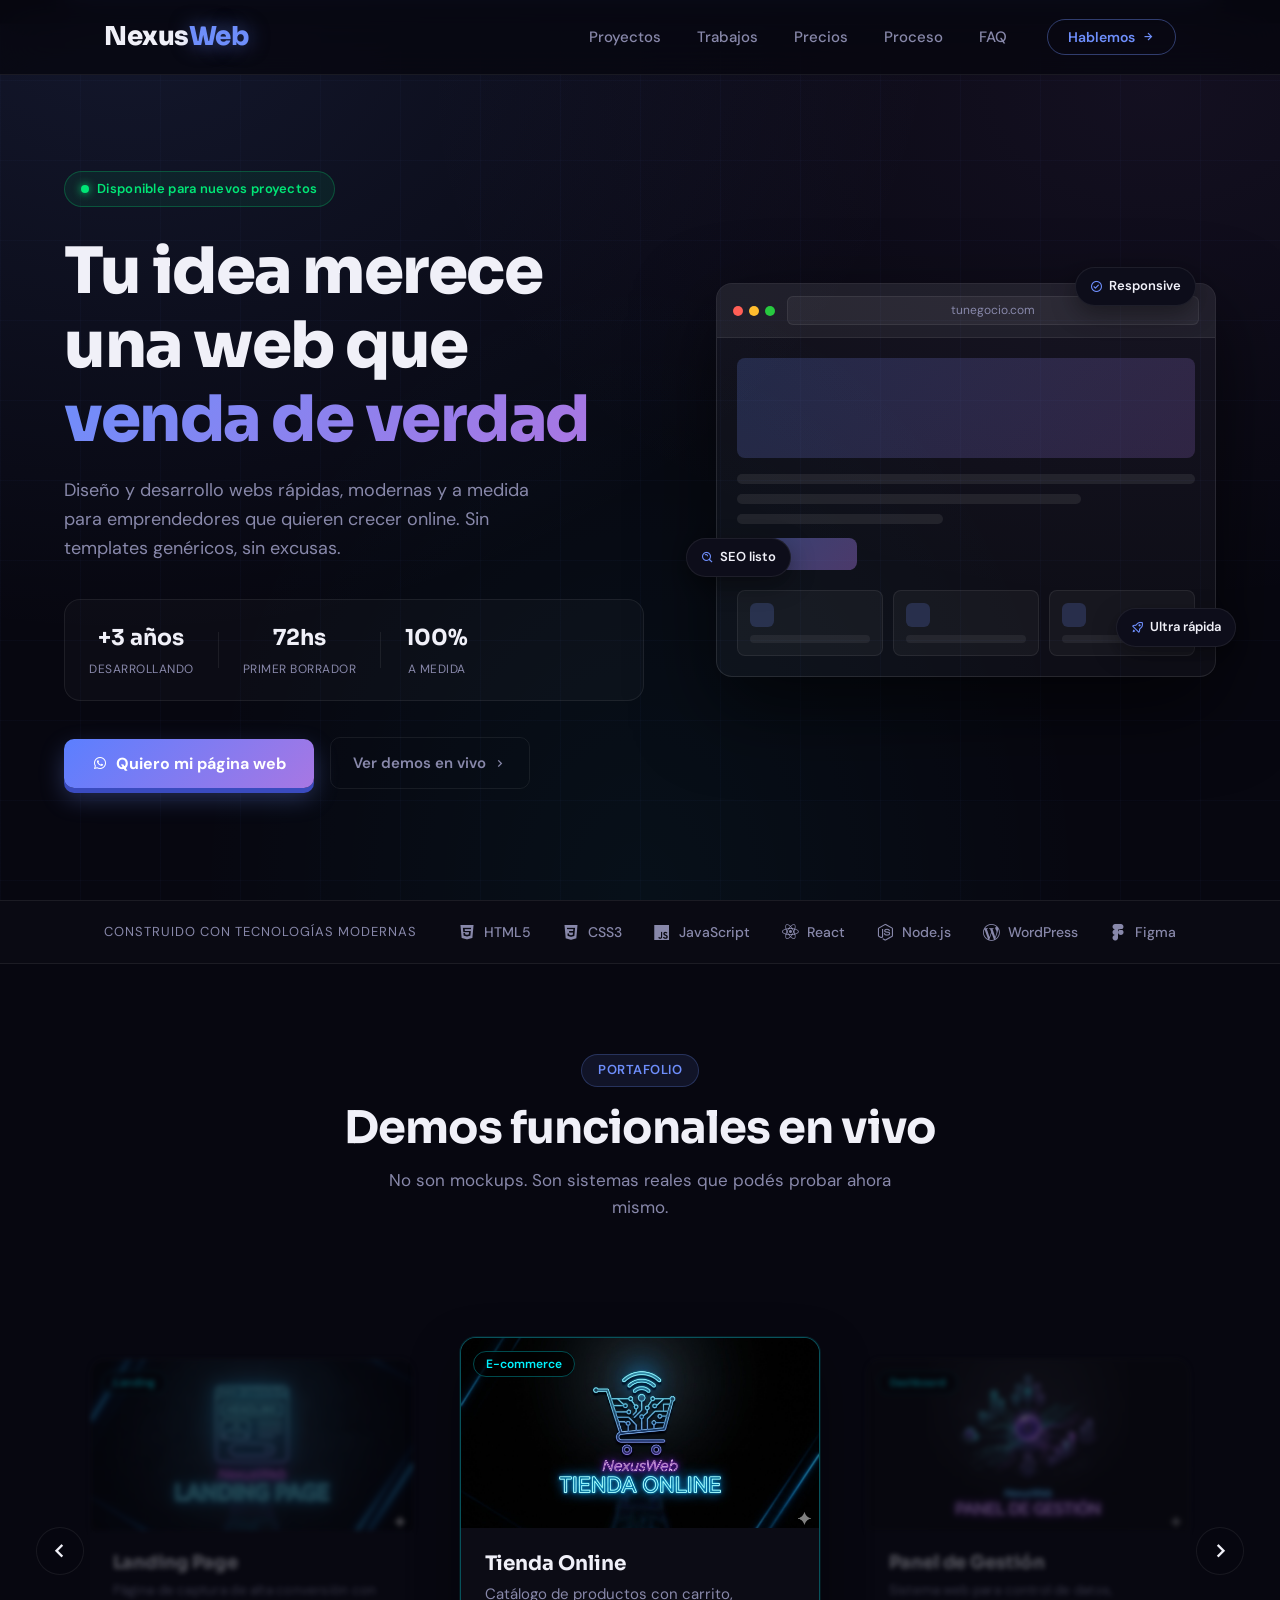
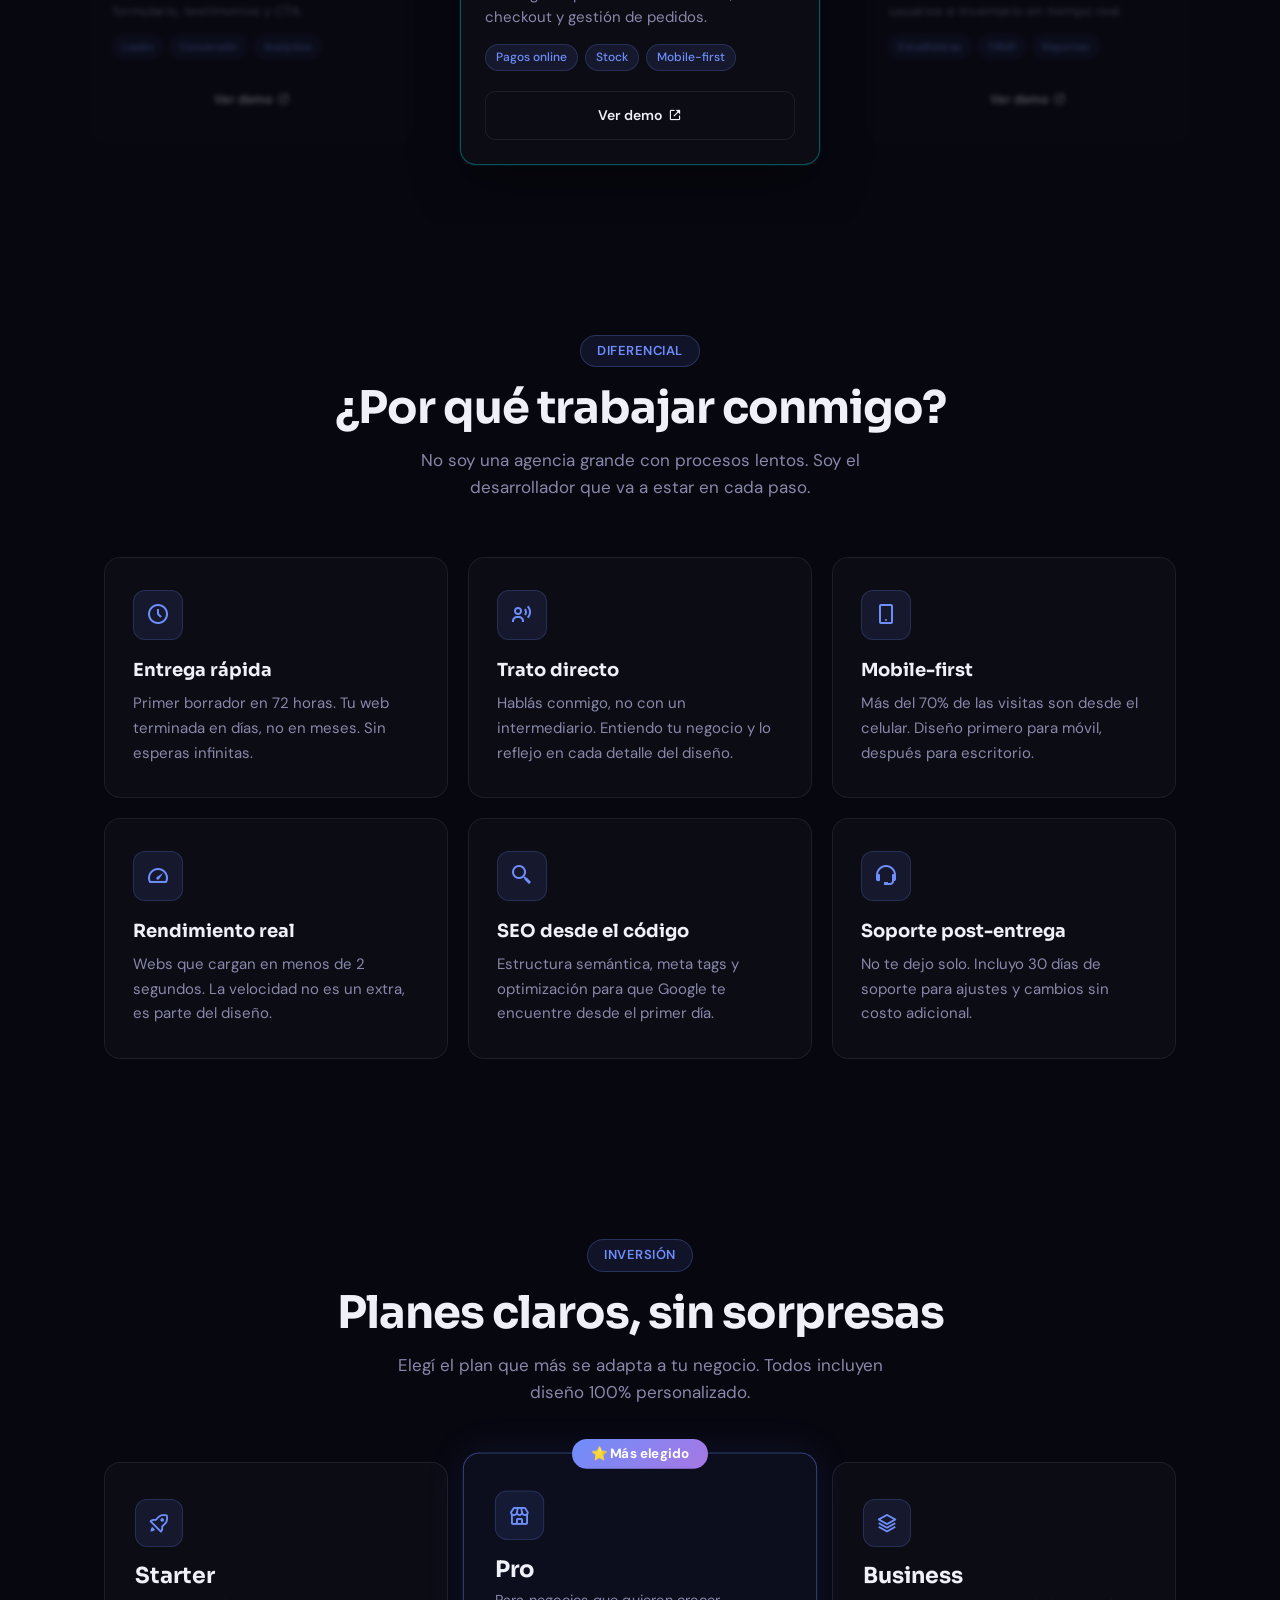
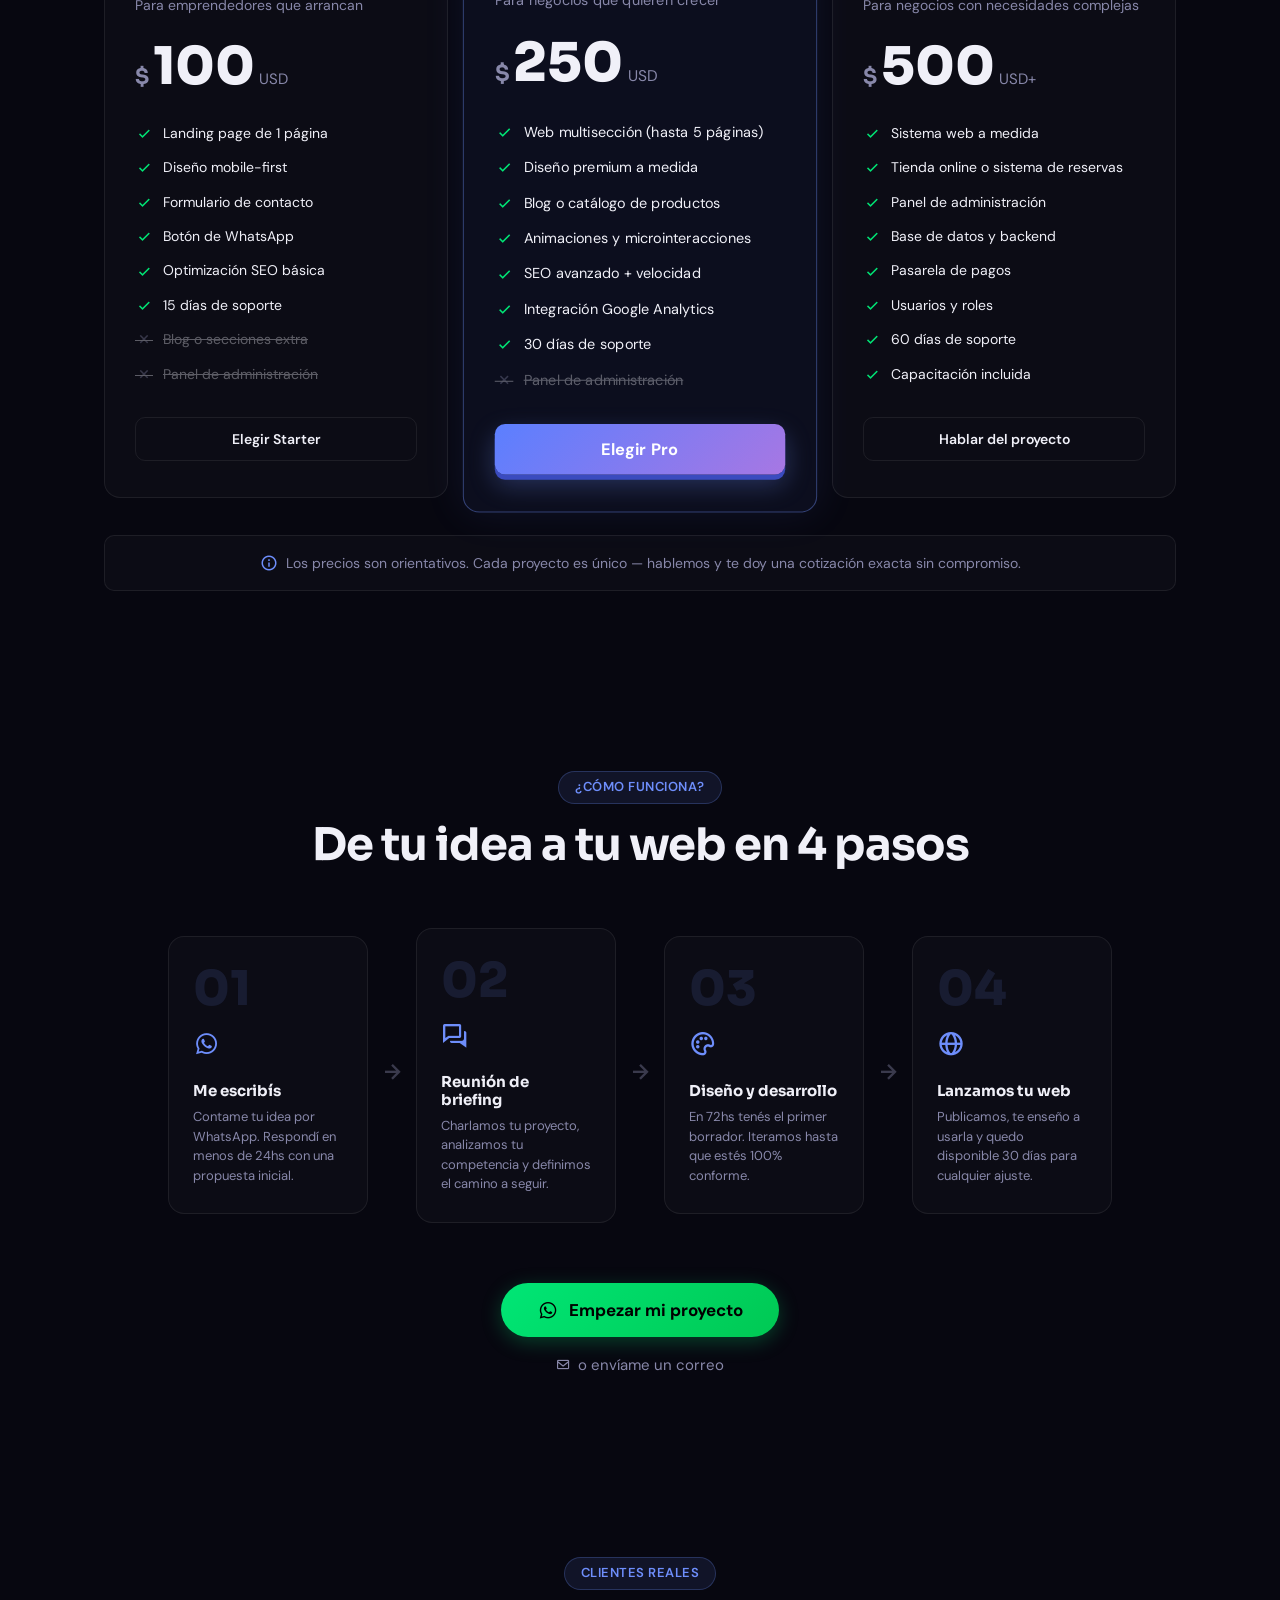
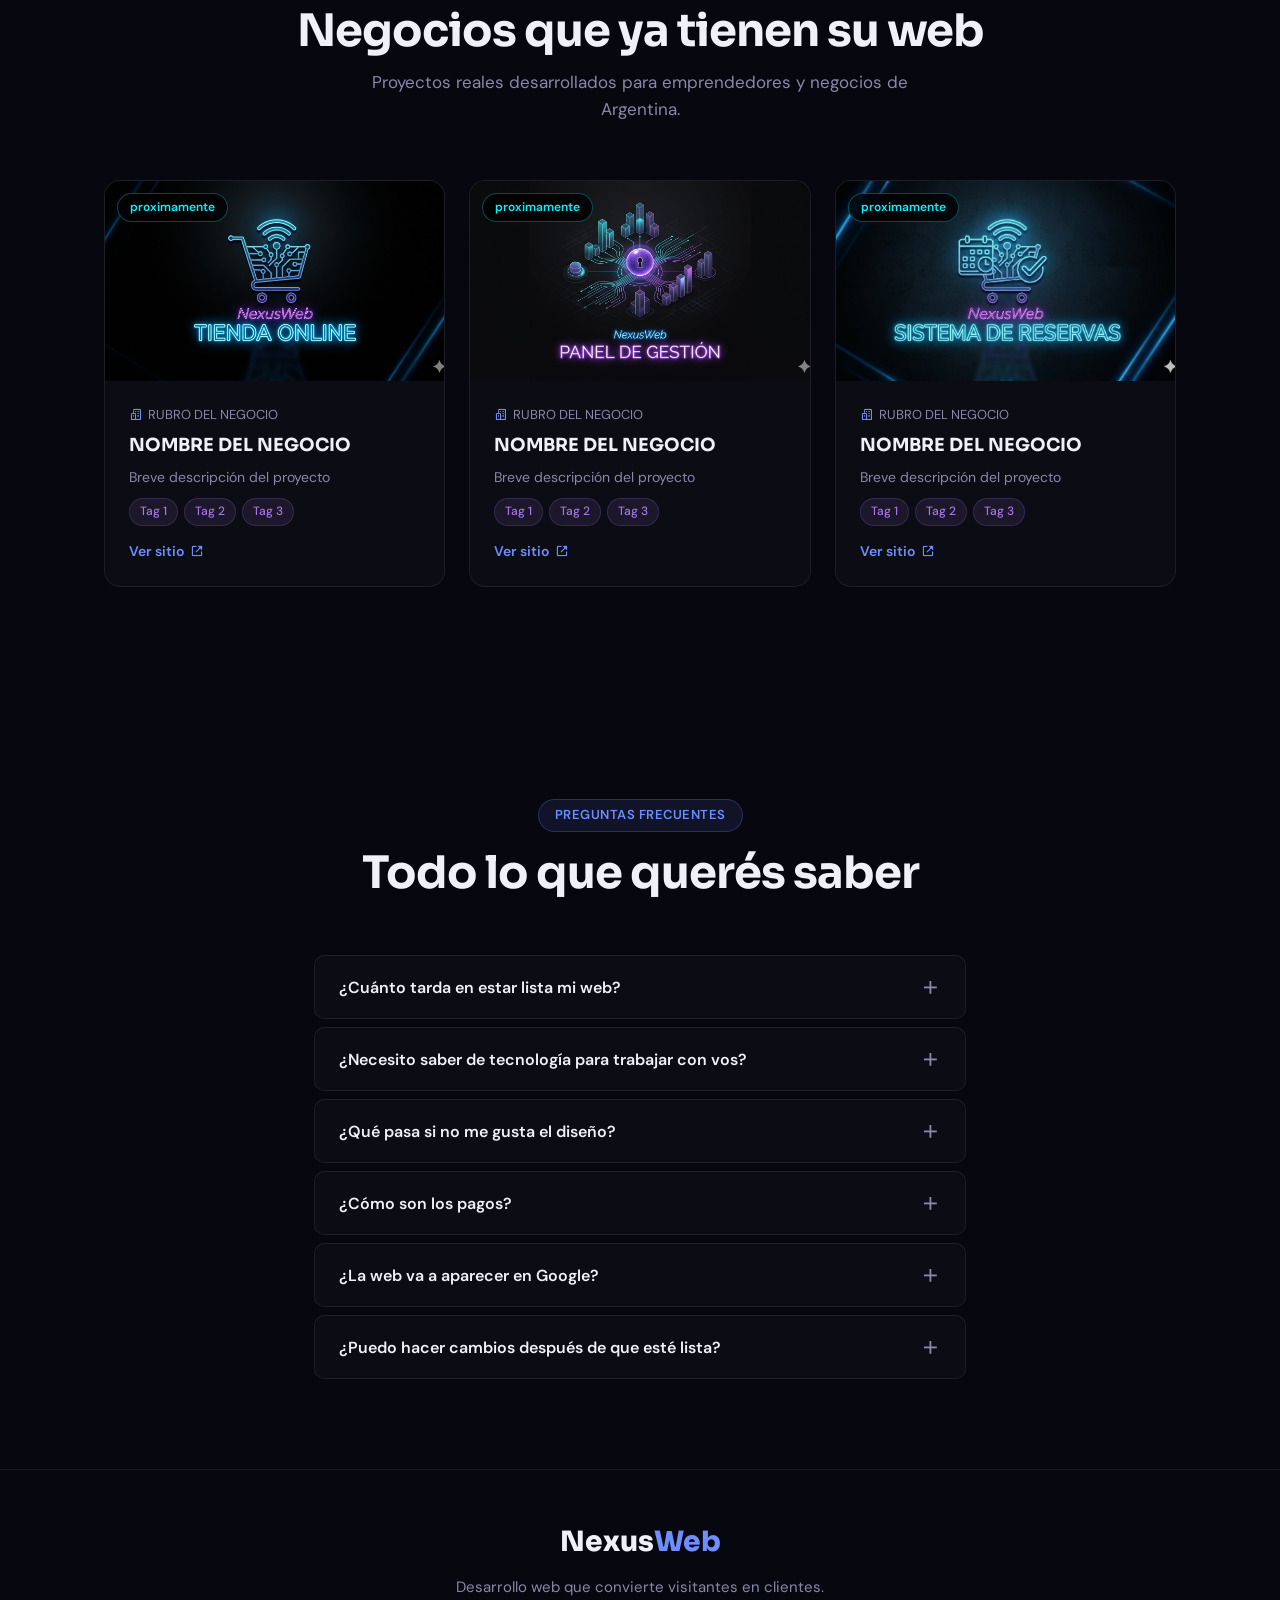
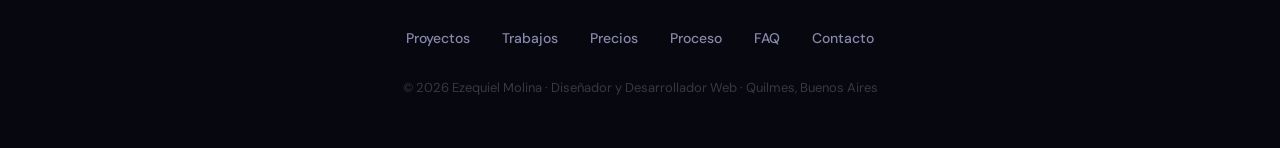
<file: index.html>
<!DOCTYPE html>
<html lang="es">
<head>
    <meta charset="UTF-8">
    <meta name="viewport" content="width=device-width, initial-scale=1.0">
    <title>NexusWeb | Desarrollo Web para Emprendedores</title>
    <meta name="description" content="Transformo tu idea en una web profesional. Diseño y desarrollo web a medida para emprendedores y pequeños negocios.">
    <link rel="preconnect" href="https://fonts.googleapis.com">
    <link rel="preconnect" href="https://fonts.gstatic.com" crossorigin>
    <link href="https://fonts.googleapis.com/css2?family=Sora:wght@300;400;600;700;800&family=DM+Sans:ital,wght@0,300;0,400;0,500;1,400&display=swap" rel="stylesheet">
    <link href='https://unpkg.com/boxicons@2.1.4/css/boxicons.min.css' rel='stylesheet'>
    <link rel="stylesheet" href="style.css">
</head>
<body>

    <!-- NAVBAR -->
    <nav class="navbar" id="navbar">
        <div class="nav-inner">
            <div class="logo">Nexus<span>Web</span></div>
            <div class="nav-links" id="nav-links">
                <a href="#proyectos" class="scroll-link">Proyectos</a>
                <a href="#trabajos" class="scroll-link">Trabajos</a>
                <a href="#precios" class="scroll-link">Precios</a>
                <a href="#proceso" class="scroll-link">Proceso</a>
                <a href="#faq" class="scroll-link">FAQ</a>
            </div>
            <button class="nav-cta scroll-link" id="btn-nav-cotizar">Hablemos <i class='bx bx-right-arrow-alt'></i></button>
            <button class="hamburger" id="hamburger" aria-label="Menú">
                <span></span><span></span><span></span>
            </button>
        </div>
    </nav>

    <!-- MOBILE MENU -->
    <div class="mobile-menu" id="mobile-menu">
        <a href="#proyectos" class="scroll-link mobile-link">Proyectos</a>
        <a href="#trabajos" class="scroll-link mobile-link">Trabajos</a>
        <a href="#precios" class="scroll-link mobile-link">Precios</a>
        <a href="#proceso" class="scroll-link mobile-link">Proceso</a>
        <a href="#faq" class="scroll-link mobile-link">FAQ</a>
        <button class="btn-3d mobile-cta" id="btn-mobile-cotizar">Cotizar ahora <i class='bx bxl-whatsapp'></i></button>
    </div>

    <!-- HERO -->
    <header class="hero">
        <div class="hero-bg-grid"></div>
        <div class="hero-content">
            <div class="availability-badge">
                <span class="badge-dot"></span> Disponible para nuevos proyectos
            </div>
            <h1>Tu idea merece una web que <span class="gradient-text">venda de verdad</span></h1>
            <p>Diseño y desarrollo webs rápidas, modernas y a medida para emprendedores que quieren crecer online. Sin templates genéricos, sin excusas.</p>
            
            <div class="hero-stats">
                <div class="stat-item">
                    <strong>+3 años</strong>
                    <span>desarrollando</span>
                </div>
                <div class="stat-divider"></div>
                <div class="stat-item">
                    <strong>72hs</strong>
                    <span>primer borrador</span>
                </div>
                <div class="stat-divider"></div>
                <div class="stat-item">
                    <strong>100%</strong>
                    <span>a medida</span>
                </div>
            </div>

            <div class="hero-buttons">
                <button class="btn-3d pulse-anim" id="btn-cotizar">
                    <i class='bx bxl-whatsapp'></i> Quiero mi página web
                </button>
                <a href="#proyectos" class="btn-ghost scroll-link">
                    Ver demos en vivo <i class='bx bx-chevron-right'></i>
                </a>
            </div>
        </div>
        
        <div class="hero-visual">
            <div class="browser-mockup">
                <div class="browser-bar">
                    <div class="browser-dots">
                        <span></span><span></span><span></span>
                    </div>
                    <div class="browser-url">tunegocio.com</div>
                </div>
                <div class="browser-body">
                    <div class="mock-hero-img"></div>
                    <div class="mock-content">
                        <div class="mock-line wide"></div>
                        <div class="mock-line medium"></div>
                        <div class="mock-line short"></div>
                        <div class="mock-btn"></div>
                    </div>
                    <div class="mock-cards">
                        <div class="mock-card"><div class="mock-icon"></div><div class="mock-card-text"></div></div>
                        <div class="mock-card"><div class="mock-icon"></div><div class="mock-card-text"></div></div>
                        <div class="mock-card"><div class="mock-icon"></div><div class="mock-card-text"></div></div>
                    </div>
                </div>
            </div>
            <div class="floating-tag tag-1"><i class='bx bx-check-circle'></i> Responsive</div>
            <div class="floating-tag tag-2"><i class='bx bx-rocket'></i> Ultra rápida</div>
            <div class="floating-tag tag-3"><i class='bx bx-search-alt'></i> SEO listo</div>
        </div>
    </header>

    <!-- TECH STRIP -->
    <div class="tech-strip reveal">
        <p>Construido con tecnologías modernas</p>
        <div class="tech-logos">
            <span><i class='bx bxl-html5'></i> HTML5</span>
            <span><i class='bx bxl-css3'></i> CSS3</span>
            <span><i class='bx bxl-javascript'></i> JavaScript</span>
            <span><i class='bx bxl-react'></i> React</span>
            <span><i class='bx bxl-nodejs'></i> Node.js</span>
            <span><i class='bx bxl-wordpress'></i> WordPress</span>
            <span><i class='bx bxl-figma'></i> Figma</span>
        </div>
    </div>

    <!-- PROYECTOS -->
    <section id="proyectos" class="projects-section">
        <div class="section-header reveal">
            <div class="section-tag">Portafolio</div>
            <h2>Demos funcionales en vivo</h2>
            <p class="section-sub">No son mockups. Son sistemas reales que podés probar ahora mismo.</p>
        </div>
        
        <div class="carousel-container reveal">
            <button class="carousel-btn prev-btn" id="prev-btn-projects">
                <i class='bx bx-chevron-left'></i>
            </button>
            
            <div class="carousel-slide" id="projects-track">
                <div class="project-card active">
                    <div class="project-image">
                        <img src="img/tienda.jpg" alt="Vista previa Tienda Online">
                        <div class="project-overlay">
                            <span class="project-type">E-commerce</span>
                        </div>
                    </div>
                    <div class="project-info">
                        <h3>Tienda Online</h3>
                        <p>Catálogo de productos con carrito, checkout y gestión de pedidos.</p>
                        <div class="project-tags">
                            <span>Pagos online</span>
                            <span>Stock</span>
                            <span>Mobile-first</span>
                        </div>
                        <a href="ecommerce-setup/index.html" class="btn-outline card-btn" target="_blank">Ver demo <i class='bx bx-link-external'></i></a>
                    </div>
                </div>

                <div class="project-card">
                    <div class="project-image">
                        <img src="img/panel.jpg" alt="Vista previa Panel de Administración">
                        <div class="project-overlay">
                            <span class="project-type">Dashboard</span>
                        </div>
                    </div>
                    <div class="project-info">
                        <h3>Panel de Gestión</h3>
                        <p>Sistema web para control de datos, usuarios e inventario en tiempo real.</p>
                        <div class="project-tags">
                            <span>Estadísticas</span>
                            <span>CRUD</span>
                            <span>Reportes</span>
                        </div>
                        <a href="admin-panel/index.html" class="btn-outline card-btn" target="_blank">Ver demo <i class='bx bx-link-external'></i></a>
                    </div>
                </div>

                <div class="project-card">
                    <div class="project-image">
                        <img src="img/reserva.jpg" alt="Vista previa Sistema de Reservas">
                        <div class="project-overlay">
                            <span class="project-type">Booking</span>
                        </div>
                    </div>
                    <div class="project-info">
                        <h3>Sistema de Reservas</h3>
                        <p>Agenda automática para clientes: turnos, horarios y confirmaciones.</p>
                        <div class="project-tags">
                            <span>Calendario</span>
                            <span>Notificaciones</span>
                            <span>Pagos</span>
                        </div>
                        <a href="reservas/index.html" class="btn-outline card-btn" target="_blank">Ver demo <i class='bx bx-link-external'></i></a>
                    </div>
                </div>

                <div class="project-card">
                    <div class="project-image">
                        <img src="img/landing.jpg" alt="Vista previa Landing Page">
                        <div class="project-overlay">
                            <span class="project-type">Landing</span>
                        </div>
                    </div>
                    <div class="project-info">
                        <h3>Landing Page</h3>
                        <p>Página de captura de alta conversión con formulario, testimonios y CTA.</p>
                        <div class="project-tags">
                            <span>Leads</span>
                            <span>Conversión</span>
                            <span>Analytics</span>
                        </div>
                        <a href="landingpage/index.html" class="btn-outline card-btn" target="_blank">Ver demo <i class='bx bx-link-external'></i></a>
                    </div>
                </div>
            </div>

            <button class="carousel-btn next-btn" id="next-btn-projects">
                <i class='bx bx-chevron-right'></i>
            </button>
        </div>
    </section>

    <!-- POR QUÉ YO -->
    <section id="por-que" class="why-section reveal">
        <div class="section-header">
            <div class="section-tag">Diferencial</div>
            <h2>¿Por qué trabajar conmigo?</h2>
            <p class="section-sub">No soy una agencia grande con procesos lentos. Soy el desarrollador que va a estar en cada paso.</p>
        </div>
        
        <div class="why-grid">
            <div class="why-card hover-glow">
                <div class="why-icon"><i class='bx bx-time-five'></i></div>
                <h3>Entrega rápida</h3>
                <p>Primer borrador en 72 horas. Tu web terminada en días, no en meses. Sin esperas infinitas.</p>
            </div>
            <div class="why-card hover-glow">
                <div class="why-icon"><i class='bx bx-user-voice'></i></div>
                <h3>Trato directo</h3>
                <p>Hablás conmigo, no con un intermediario. Entiendo tu negocio y lo reflejo en cada detalle del diseño.</p>
            </div>
            <div class="why-card hover-glow">
                <div class="why-icon"><i class='bx bx-mobile-alt'></i></div>
                <h3>Mobile-first</h3>
                <p>Más del 70% de las visitas son desde el celular. Diseño primero para móvil, después para escritorio.</p>
            </div>
            <div class="why-card hover-glow">
                <div class="why-icon"><i class='bx bx-tachometer'></i></div>
                <h3>Rendimiento real</h3>
                <p>Webs que cargan en menos de 2 segundos. La velocidad no es un extra, es parte del diseño.</p>
            </div>
            <div class="why-card hover-glow">
                <div class="why-icon"><i class='bx bx-search-alt-2'></i></div>
                <h3>SEO desde el código</h3>
                <p>Estructura semántica, meta tags y optimización para que Google te encuentre desde el primer día.</p>
            </div>
            <div class="why-card hover-glow">
                <div class="why-icon"><i class='bx bx-support'></i></div>
                <h3>Soporte post-entrega</h3>
                <p>No te dejo solo. Incluyo 30 días de soporte para ajustes y cambios sin costo adicional.</p>
            </div>
        </div>
    </section>

    <!-- PRECIOS -->
    <section id="precios" class="pricing-section reveal">
        <div class="section-header">
            <div class="section-tag">Inversión</div>
            <h2>Planes claros, sin sorpresas</h2>
            <p class="section-sub">Elegí el plan que más se adapta a tu negocio. Todos incluyen diseño 100% personalizado.</p>
        </div>

        <div class="pricing-grid">
            <div class="pricing-card hover-glow">
                <div class="pricing-header-card">
                    <div class="pricing-icon"><i class='bx bx-rocket'></i></div>
                    <h3>Starter</h3>
                    <p>Para emprendedores que arrancan</p>
                </div>
                <div class="pricing-price">
                    <span class="price-currency">$</span>
                    <span class="price-amount">100</span>
                    <span class="price-period">USD</span>
                </div>
                <ul class="pricing-features">
                    <li><i class='bx bx-check'></i> Landing page de 1 página</li>
                    <li><i class='bx bx-check'></i> Diseño mobile-first</li>
                    <li><i class='bx bx-check'></i> Formulario de contacto</li>
                    <li><i class='bx bx-check'></i> Botón de WhatsApp</li>
                    <li><i class='bx bx-check'></i> Optimización SEO básica</li>
                    <li><i class='bx bx-check'></i> 15 días de soporte</li>
                    <li class="feature-na"><i class='bx bx-x'></i> Blog o secciones extra</li>
                    <li class="feature-na"><i class='bx bx-x'></i> Panel de administración</li>
                </ul>
                <button class="btn-outline pricing-btn" data-plan="Starter ($100 USD)">Elegir Starter</button>
            </div>

            <div class="pricing-card featured hover-glow">
                <div class="popular-badge">⭐ Más elegido</div>
                <div class="pricing-header-card">
                    <div class="pricing-icon"><i class='bx bx-store'></i></div>
                    <h3>Pro</h3>
                    <p>Para negocios que quieren crecer</p>
                </div>
                <div class="pricing-price">
                    <span class="price-currency">$</span>
                    <span class="price-amount">250</span>
                    <span class="price-period">USD</span>
                </div>
                <ul class="pricing-features">
                    <li><i class='bx bx-check'></i> Web multisección (hasta 5 páginas)</li>
                    <li><i class='bx bx-check'></i> Diseño premium a medida</li>
                    <li><i class='bx bx-check'></i> Blog o catálogo de productos</li>
                    <li><i class='bx bx-check'></i> Animaciones y microinteracciones</li>
                    <li><i class='bx bx-check'></i> SEO avanzado + velocidad</li>
                    <li><i class='bx bx-check'></i> Integración Google Analytics</li>
                    <li><i class='bx bx-check'></i> 30 días de soporte</li>
                    <li class="feature-na"><i class='bx bx-x'></i> Panel de administración</li>
                </ul>
                <button class="btn-3d pricing-btn" data-plan="Pro ($250 USD)">Elegir Pro</button>
            </div>

            <div class="pricing-card hover-glow">
                <div class="pricing-header-card">
                    <div class="pricing-icon"><i class='bx bx-layer'></i></div>
                    <h3>Business</h3>
                    <p>Para negocios con necesidades complejas</p>
                </div>
                <div class="pricing-price">
                    <span class="price-currency">$</span>
                    <span class="price-amount">500</span>
                    <span class="price-period">USD+</span>
                </div>
                <ul class="pricing-features">
                    <li><i class='bx bx-check'></i> Sistema web a medida</li>
                    <li><i class='bx bx-check'></i> Tienda online o sistema de reservas</li>
                    <li><i class='bx bx-check'></i> Panel de administración</li>
                    <li><i class='bx bx-check'></i> Base de datos y backend</li>
                    <li><i class='bx bx-check'></i> Pasarela de pagos</li>
                    <li><i class='bx bx-check'></i> Usuarios y roles</li>
                    <li><i class='bx bx-check'></i> 60 días de soporte</li>
                    <li><i class='bx bx-check'></i> Capacitación incluida</li>
                </ul>
                <button class="btn-outline pricing-btn" data-plan="Business ($500 USD+)">Hablar del proyecto</button>
            </div>
        </div>

        <div class="pricing-note">
            <i class='bx bx-info-circle'></i>
            Los precios son orientativos. Cada proyecto es único — hablemos y te doy una cotización exacta sin compromiso.
        </div>
    </section>

    <!-- PROCESO -->
    <section id="proceso" class="process-section reveal">
        <div class="section-header">
            <div class="section-tag">¿Cómo funciona?</div>
            <h2>De tu idea a tu web en 4 pasos</h2>
        </div>
        
        <div class="process-timeline">
            <div class="process-step-new hover-glow">
                <div class="step-num">01</div>
                <div class="step-content">
                    <div class="step-icon"><i class='bx bxl-whatsapp'></i></div>
                    <h3>Me escribís</h3>
                    <p>Contame tu idea por WhatsApp. Respondí en menos de 24hs con una propuesta inicial.</p>
                </div>
            </div>
            <div class="process-arrow"><i class='bx bx-right-arrow-alt'></i></div>
            <div class="process-step-new hover-glow">
                <div class="step-num">02</div>
                <div class="step-content">
                    <div class="step-icon"><i class='bx bx-conversation'></i></div>
                    <h3>Reunión de briefing</h3>
                    <p>Charlamos tu proyecto, analizamos tu competencia y definimos el camino a seguir.</p>
                </div>
            </div>
            <div class="process-arrow"><i class='bx bx-right-arrow-alt'></i></div>
            <div class="process-step-new hover-glow">
                <div class="step-num">03</div>
                <div class="step-content">
                    <div class="step-icon"><i class='bx bx-palette'></i></div>
                    <h3>Diseño y desarrollo</h3>
                    <p>En 72hs tenés el primer borrador. Iteramos hasta que estés 100% conforme.</p>
                </div>
            </div>
            <div class="process-arrow"><i class='bx bx-right-arrow-alt'></i></div>
            <div class="process-step-new hover-glow">
                <div class="step-num">04</div>
                <div class="step-content">
                    <div class="step-icon"><i class='bx bx-globe'></i></div>
                    <h3>Lanzamos tu web</h3>
                    <p>Publicamos, te enseño a usarla y quedo disponible 30 días para cualquier ajuste.</p>
                </div>
            </div>
        </div>

        <div class="contact-actions">
            <button class="btn-whatsapp pulse-green" id="btn-cotizar-2">
                <i class='bx bxl-whatsapp'></i> Empezar mi proyecto
            </button>
            <a href="mailto:ezequielmolina1503@gmail.com" class="email-link">
                <i class='bx bx-envelope'></i> o envíame un correo
            </a>
        </div>
    </section>

    <!-- TRABAJOS REALIZADOS -->
    <section id="trabajos" class="works-section reveal">
        <div class="section-header">
            <div class="section-tag">Clientes reales</div>
            <h2>Negocios que ya tienen su web</h2>
            <p class="section-sub">Proyectos reales desarrollados para emprendedores y negocios de Argentina.</p>
        </div>

        <div class="works-grid">

            <!-- ============================================================
                 PLANTILLA DE TRABAJO — Copiar y pegar para cada cliente nuevo
                 Reemplazar: NOMBRE_NEGOCIO, RUBRO, DESCRIPCION, URL_WEB, img/IMAGEN.jpg
                 Tipo de badge: "Landing Page" | "Tienda Online" | "Web Institucional" | "Sistema"
            ============================================================ -->

            <div class="work-card hover-glow">
                <div class="work-img">
                    <!-- Reemplazar src con la imagen del proyecto -->
                    <img src="img/tienda.jpg" alt="proximamente">
                    <div class="work-badge">proximamente</div>
                </div>
                <div class="work-body">
                    <div class="work-meta">
                        <span class="work-rubro"><i class='bx bx-buildings'></i> RUBRO DEL NEGOCIO</span>
                    </div>
                    <h3>NOMBRE DEL NEGOCIO</h3>
                    <p>Breve descripción del proyecto</p>
                    <div class="work-tags">
                        <span>Tag 1</span>
                        <span>Tag 2</span>
                        <span>Tag 3</span>
                    </div>
                    <a href="URL_DEL_SITIO" class="work-link" target="_blank">
                        Ver sitio <i class='bx bx-link-external'></i>
                    </a>
                </div>
            </div>

            <div class="work-card hover-glow">
                <div class="work-img">
                    <img src="img/panel.jpg" alt="proximamente">
                    <div class="work-badge">proximamente</div>
                </div>
                <div class="work-body">
                    <div class="work-meta">
                        <span class="work-rubro"><i class='bx bx-buildings'></i> RUBRO DEL NEGOCIO</span>
                    </div>
                    <h3>NOMBRE DEL NEGOCIO</h3>
                    <p>Breve descripción del proyecto</p>
                    <div class="work-tags">
                        <span>Tag 1</span>
                        <span>Tag 2</span>
                        <span>Tag 3</span>
                    </div>
                    <a href="URL_DEL_SITIO" class="work-link" target="_blank">
                        Ver sitio <i class='bx bx-link-external'></i>
                    </a>
                </div>
            </div>

            <div class="work-card hover-glow">
                <div class="work-img">
                    <img src="img/reserva.jpg" alt="proximamente">
                    <div class="work-badge">proximamente</div>
                </div>
                <div class="work-body">
                    <div class="work-meta">
                        <span class="work-rubro"><i class='bx bx-buildings'></i> RUBRO DEL NEGOCIO</span>
                    </div>
                    <h3>NOMBRE DEL NEGOCIO</h3>
                    <p>Breve descripción del proyecto</p>
                    <div class="work-tags">
                        <span>Tag 1</span>
                        <span>Tag 2</span>
                        <span>Tag 3</span>
                    </div>
                    <a href="URL_DEL_SITIO" class="work-link" target="_blank">
                        Ver sitio <i class='bx bx-link-external'></i>
                    </a>
                </div>
            </div>

        </div>

        <!-- Mensaje mientras no haya clientes reales — BORRAR cuando tengas trabajos -->
        <div class="works-empty" id="works-coming-soon">
            <i class='bx bx-time-five'></i>
            <p>Próximamente — primeros proyectos en camino. <button class="btn-ghost" id="btn-cotizar-works">¡Sé el primero!</button></p>
        </div>

    </section>

    <!-- FAQ -->
    <section id="faq" class="faq-section reveal">
        <div class="section-header">
            <div class="section-tag">Preguntas frecuentes</div>
            <h2>Todo lo que querés saber</h2>
        </div>

        <div class="faq-list">
            <div class="faq-item">
                <button class="faq-question">
                    <span>¿Cuánto tarda en estar lista mi web?</span>
                    <i class='bx bx-plus faq-icon'></i>
                </button>
                <div class="faq-answer">
                    <p>Depende del tipo de proyecto. Una landing page puede estar lista en 3-5 días. Una web con varias secciones tarda entre 1 y 2 semanas. Proyectos más complejos como tiendas online o sistemas a medida, entre 2 y 4 semanas. Siempre te doy una fecha de entrega concreta antes de empezar.</p>
                </div>
            </div>
            <div class="faq-item">
                <button class="faq-question">
                    <span>¿Necesito saber de tecnología para trabajar con vos?</span>
                    <i class='bx bx-plus faq-icon'></i>
                </button>
                <div class="faq-answer">
                    <p>Para nada. Me encargo de todo el proceso técnico. Vos me contás lo que necesitás, en qué rubro estás y qué objetivo tiene tu negocio. Yo te hago las preguntas correctas para entender tu proyecto y traduzco eso en una web que funcione.</p>
                </div>
            </div>
            <div class="faq-item">
                <button class="faq-question">
                    <span>¿Qué pasa si no me gusta el diseño?</span>
                    <i class='bx bx-plus faq-icon'></i>
                </button>
                <div class="faq-answer">
                    <p>Incluyo rondas de revisión en todos los planes. Si el primer borrador no te convence, lo ajustamos. Mi objetivo es que quedes 100% conforme con el resultado. Hasta que no estés satisfecho, no cerramos el proyecto.</p>
                </div>
            </div>
            <div class="faq-item">
                <button class="faq-question">
                    <span>¿Cómo son los pagos?</span>
                    <i class='bx bx-plus faq-icon'></i>
                </button>
                <div class="faq-answer">
                    <p>Trabajo con un 50% de anticipo al inicio y el 50% restante al entregar el proyecto. Acepto transferencia bancaria, Mercado Pago y PayPal. Los precios del sitio son en dólares pero también podemos acordar en pesos argentinos.</p>
                </div>
            </div>
            <div class="faq-item">
                <button class="faq-question">
                    <span>¿La web va a aparecer en Google?</span>
                    <i class='bx bx-plus faq-icon'></i>
                </button>
                <div class="faq-answer">
                    <p>Todas las webs que desarrollo incluyen optimización SEO básica: estructura semántica correcta, meta tags, velocidad de carga y configuración para que Google la indexe. Para resultados avanzados de posicionamiento, existe un servicio adicional de SEO.</p>
                </div>
            </div>
            <div class="faq-item">
                <button class="faq-question">
                    <span>¿Puedo hacer cambios después de que esté lista?</span>
                    <i class='bx bx-plus faq-icon'></i>
                </button>
                <div class="faq-answer">
                    <p>Sí, todos los planes incluyen un período de soporte post-entrega. Además, si necesitás cambios más adelante, ofrezco un servicio de mantenimiento mensual o por hora. También podés aprender a manejar el contenido vos mismo si querés.</p>
                </div>
            </div>
        </div>
    </section>

    <!-- FOOTER -->
    <footer>
        <div class="footer-inner">
            <div class="footer-logo">Nexus<span>Web</span></div>
            <p class="footer-tagline">Desarrollo web que convierte visitantes en clientes.</p>
            <div class="footer-links">
                <a href="#proyectos" class="scroll-link">Proyectos</a>
                <a href="#trabajos" class="scroll-link">Trabajos</a>
                <a href="#precios" class="scroll-link">Precios</a>
                <a href="#proceso" class="scroll-link">Proceso</a>
                <a href="#faq" class="scroll-link">FAQ</a>
                <a href="mailto:ezequielmolina1503@gmail.com">Contacto</a>
            </div>
            <p class="signature">© 2026 Ezequiel Molina · Diseñador y Desarrollador Web · Quilmes, Buenos Aires</p>
        </div>
    </footer>

    <!-- MODAL COTIZACIÓN -->
    <div class="modal-overlay" id="modal">
        <div class="modal-content">
            <button class="close-modal" id="close-modal">&times;</button>
            <div class="modal-header">
                <div class="modal-icon"><i class='bx bx-message-dots'></i></div>
                <h2>Contame tu proyecto</h2>
                <p>Completá el formulario y te respondo con una propuesta en menos de 24 horas.</p>
            </div>
            
            <form id="quote-form">
                <div class="input-row">
                    <div class="input-group">
                        <label>Tu nombre</label>
                        <input type="text" id="cliente-nombre" placeholder="Ej: Juan García" required>
                    </div>
                    <div class="input-group">
                        <label>Tu marca / empresa</label>
                        <input type="text" id="cliente-marca" placeholder="Ej: TechStore" required>
                    </div>
                </div>

                <div class="input-group">
                    <label>¿Qué servicio necesitás?</label>
                    <select id="cliente-tipo" required>
                        <option value="" disabled selected>Seleccioná una opción...</option>
                        <option value="Landing Page">Landing Page (página única de conversión)</option>
                        <option value="Web Institucional">Web Institucional (varias páginas)</option>
                        <option value="Tienda Online">Tienda Online (catálogo + ventas)</option>
                        <option value="Sistema a medida">Sistema web a medida</option>
                    </select>
                </div>

                <div class="input-group hidden" id="grupo-dinamico">
                    <label id="label-dinamico">Pregunta específica</label>
                    <input type="text" id="cliente-dinamico" placeholder="">
                </div>

                <div class="input-group">
                    <label>Plan de interés</label>
                    <select id="cliente-presupuesto" required>
                        <option value="No sé aún, busco asesoramiento">No sé aún, busco asesoramiento</option>
                        <option value="Plan Starter (~$100 USD)">Plan Starter (~$100 USD)</option>
                        <option value="Plan Pro (~$250 USD)">Plan Pro (~$250 USD)</option>
                        <option value="Plan Business (~$500 USD+)">Plan Business (~$500 USD+)</option>
                    </select>
                </div>
                
                <div class="input-group">
                    <label>Contame más (opcional)</label>
                    <textarea id="cliente-detalles" rows="3" placeholder="¿Tenés referencia de alguna web que te guste? ¿Algún detalle importante?"></textarea>
                </div>
                
                <button type="submit" class="btn-3d submit-btn">
                    <i class='bx bxl-whatsapp'></i> Enviar por WhatsApp
                </button>
            </form>
        </div>
    </div>

    <script src="script.js"></script>
</body>
</html>
</file>
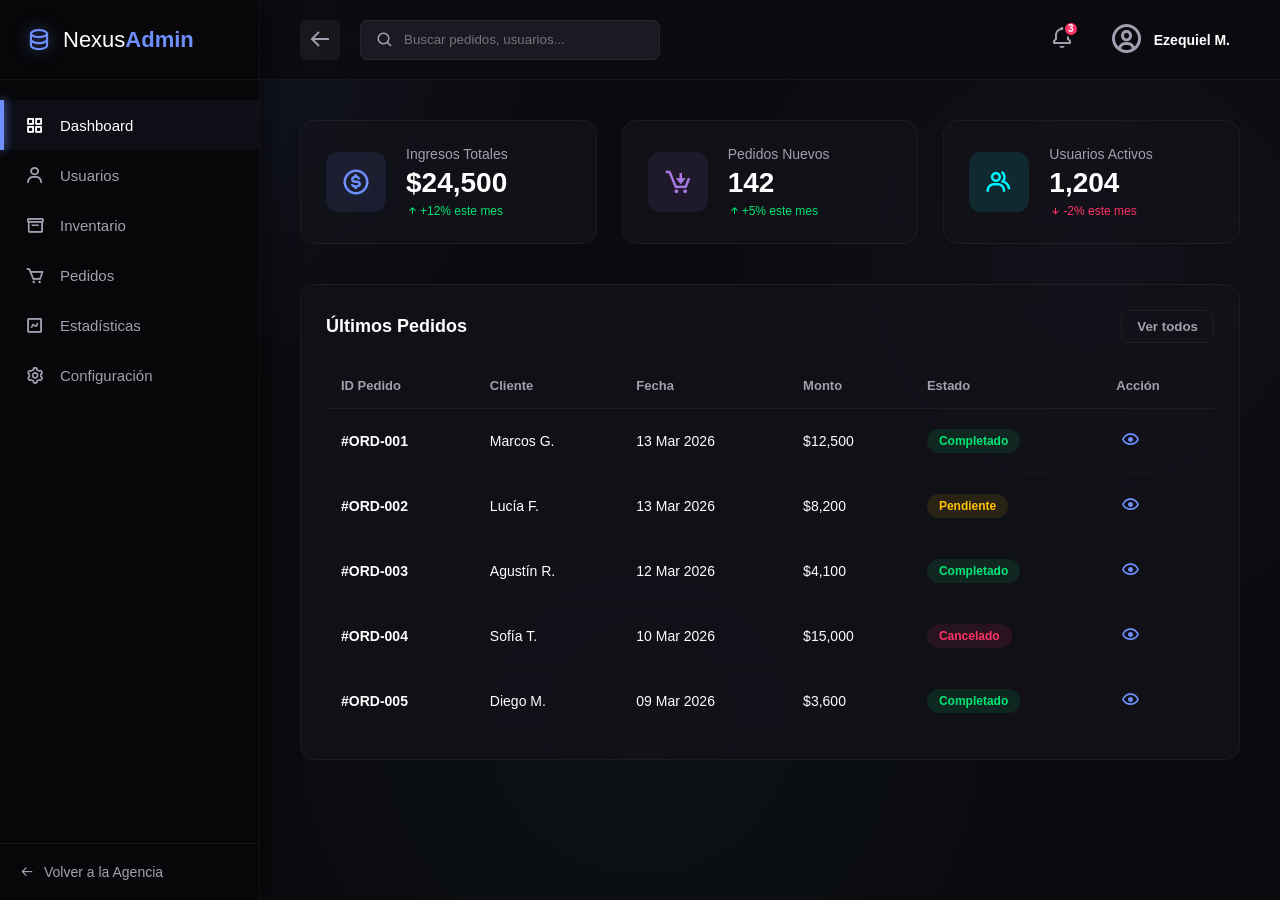
<file: admin-panel/index.html>
<!DOCTYPE html>
<html lang="es">
<head>
    <meta charset="UTF-8">
    <meta name="viewport" content="width=device-width, initial-scale=1.0">
    <title>Nexus Admin | Dashboard</title>
    <link href='https://unpkg.com/boxicons@2.1.4/css/boxicons.min.css' rel='stylesheet'>
    <link rel="stylesheet" href="style.css">
</head>
<body>

    <div class="sidebar-overlay" id="sidebar-overlay"></div>

    <aside class="sidebar" id="sidebar">
        <div class="sidebar-logo">
            <i class='bx bx-data'></i>
            <span>Nexus<strong>Admin</strong></span>
        </div>
        <ul class="sidebar-menu">
            <li class="active"><a href="#" class="nav-item"><i class='bx bx-grid-alt'></i> Dashboard</a></li>
            <li><a href="#" class="nav-item"><i class='bx bx-user'></i> Usuarios</a></li>
            <li><a href="#" class="nav-item"><i class='bx bx-box'></i> Inventario</a></li>
            <li><a href="#" class="nav-item"><i class='bx bx-cart'></i> Pedidos</a></li>
            <li><a href="#" class="nav-item"><i class='bx bx-chart'></i> Estadísticas</a></li>
            <li><a href="#" class="nav-item"><i class='bx bx-cog'></i> Configuración</a></li>
        </ul>
        <div class="sidebar-footer">
            <a href="../index.html" class="back-link"><i class='bx bx-arrow-back'></i> Volver a la Agencia</a>
        </div>
    </aside>

    <main class="main-content" id="main-content">
        <header class="topbar">
            <div class="topbar-left">
                <a href="../index.html" class="topbar-back-btn" title="Volver a la Agencia">
                    <i class='bx bx-arrow-back'></i>
                </a>
                <button class="menu-toggle" id="menu-toggle"><i class='bx bx-menu'></i></button>
                <div class="search-box">
                    <i class='bx bx-search'></i>
                    <input type="text" id="search-input" placeholder="Buscar pedidos, usuarios...">
                </div>
            </div>
            <div class="topbar-right">
                <button class="icon-btn" id="btn-noti">
                    <i class='bx bx-bell'></i><span class="badge pulse-badge">3</span>
                </button>
                <div class="user-profile" id="btn-profile">
                    <div class="avatar"><i class='bx bx-user-circle'></i></div>
                    <span>Ezequiel M.</span>
                </div>
            </div>
        </header>

        <section class="dashboard-cards">
            <div class="stat-card fade-in" style="animation-delay: 0.1s;">
                <div class="stat-icon blue"><i class='bx bx-dollar-circle'></i></div>
                <div class="stat-details">
                    <h3>Ingresos Totales</h3>
                    <p class="stat-number">$24,500</p>
                    <span class="stat-trend positive"><i class='bx bx-up-arrow-alt'></i> +12% este mes</span>
                </div>
            </div>
            <div class="stat-card fade-in" style="animation-delay: 0.2s;">
                <div class="stat-icon purple"><i class='bx bx-cart-download'></i></div>
                <div class="stat-details">
                    <h3>Pedidos Nuevos</h3>
                    <p class="stat-number">142</p>
                    <span class="stat-trend positive"><i class='bx bx-up-arrow-alt'></i> +5% este mes</span>
                </div>
            </div>
            <div class="stat-card fade-in" style="animation-delay: 0.3s;">
                <div class="stat-icon cyan"><i class='bx bx-group'></i></div>
                <div class="stat-details">
                    <h3>Usuarios Activos</h3>
                    <p class="stat-number">1,204</p>
                    <span class="stat-trend negative"><i class='bx bx-down-arrow-alt'></i> -2% este mes</span>
                </div>
            </div>
        </section>

        <section class="recent-orders fade-in" style="animation-delay: 0.4s;">
            <div class="section-header">
                <h2>Últimos Pedidos</h2>
                <button class="btn-outline" id="btn-ver-todos">Ver todos</button>
            </div>
            <div class="table-container">
                <table class="data-table">
                    <thead>
                        <tr>
                            <th>ID Pedido</th>
                            <th>Cliente</th>
                            <th>Fecha</th>
                            <th>Monto</th>
                            <th>Estado</th>
                            <th>Acción</th>
                        </tr>
                    </thead>
                    <tbody id="table-body">
                        </tbody>
                </table>
            </div>
        </section>
    </main>

    <div id="toast-container" class="toast-container"></div>

    <script src="script.js"></script>
</body>
</html>
</file>
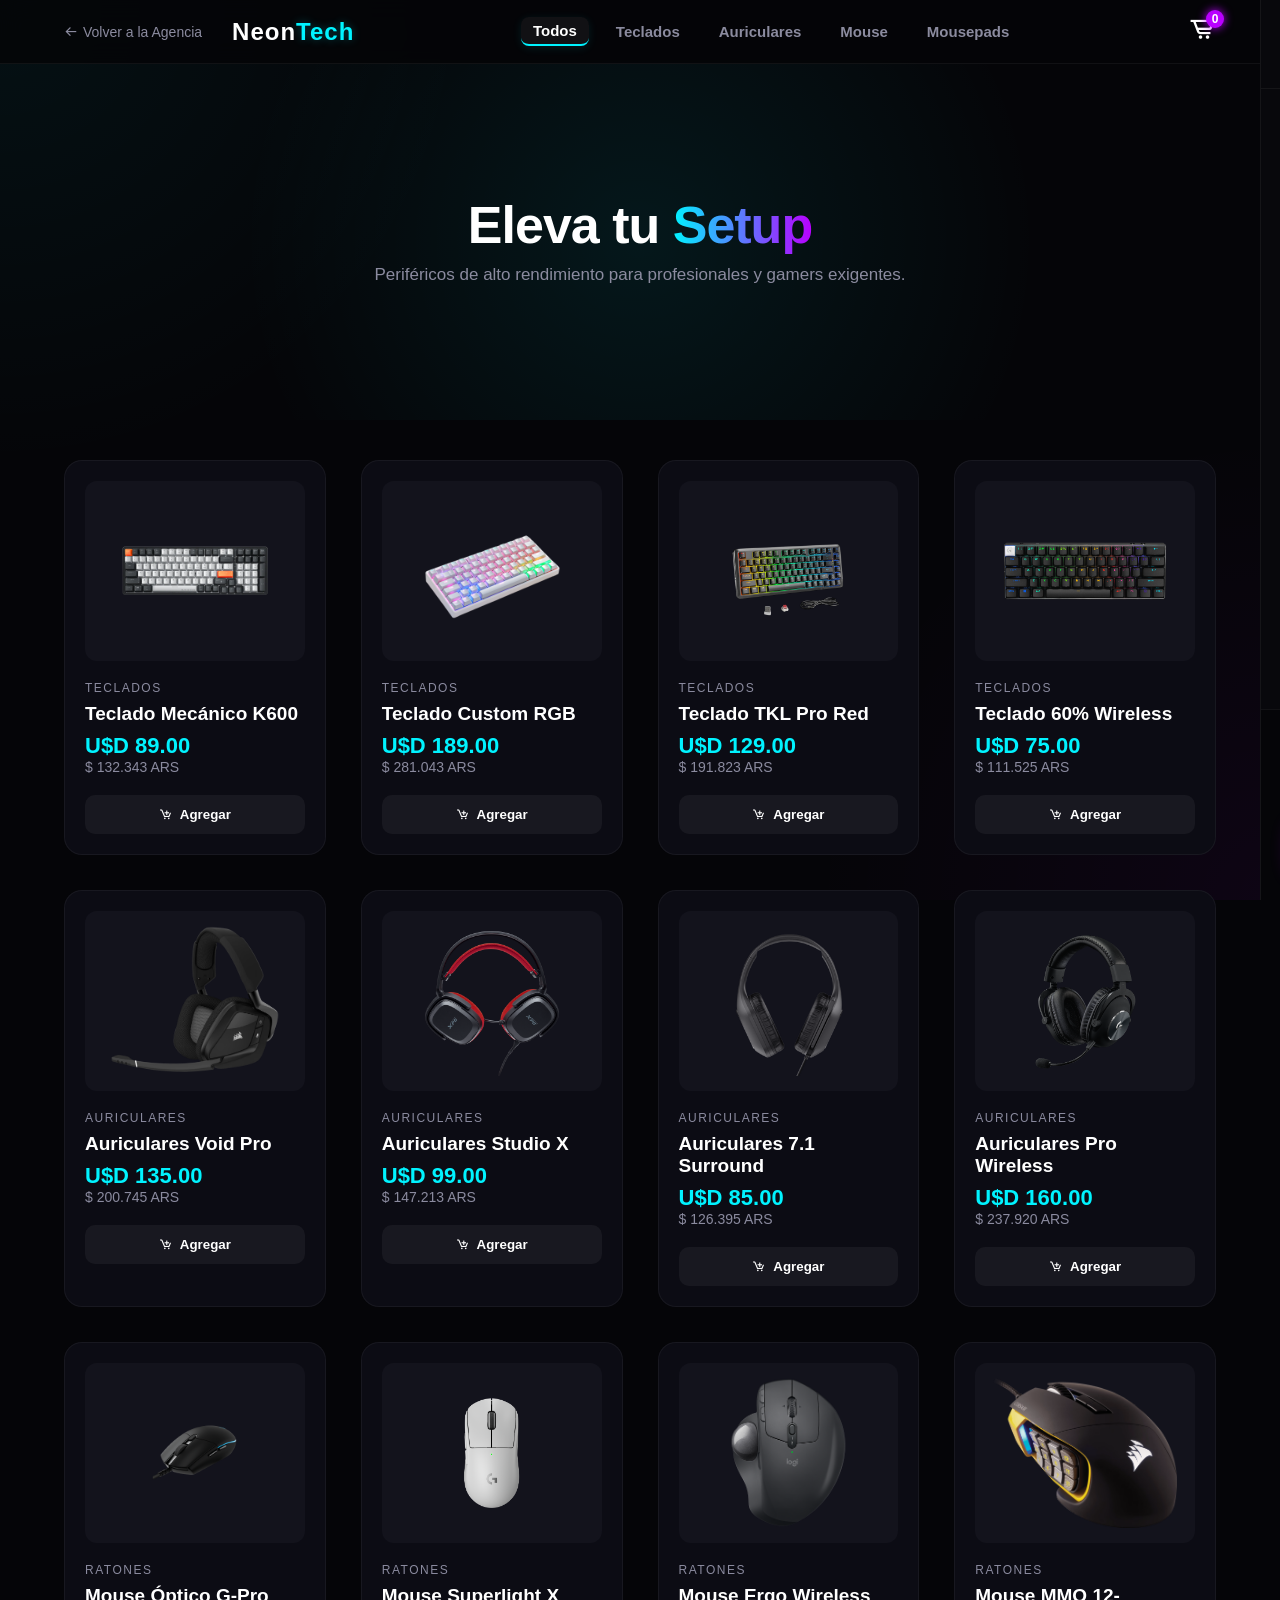
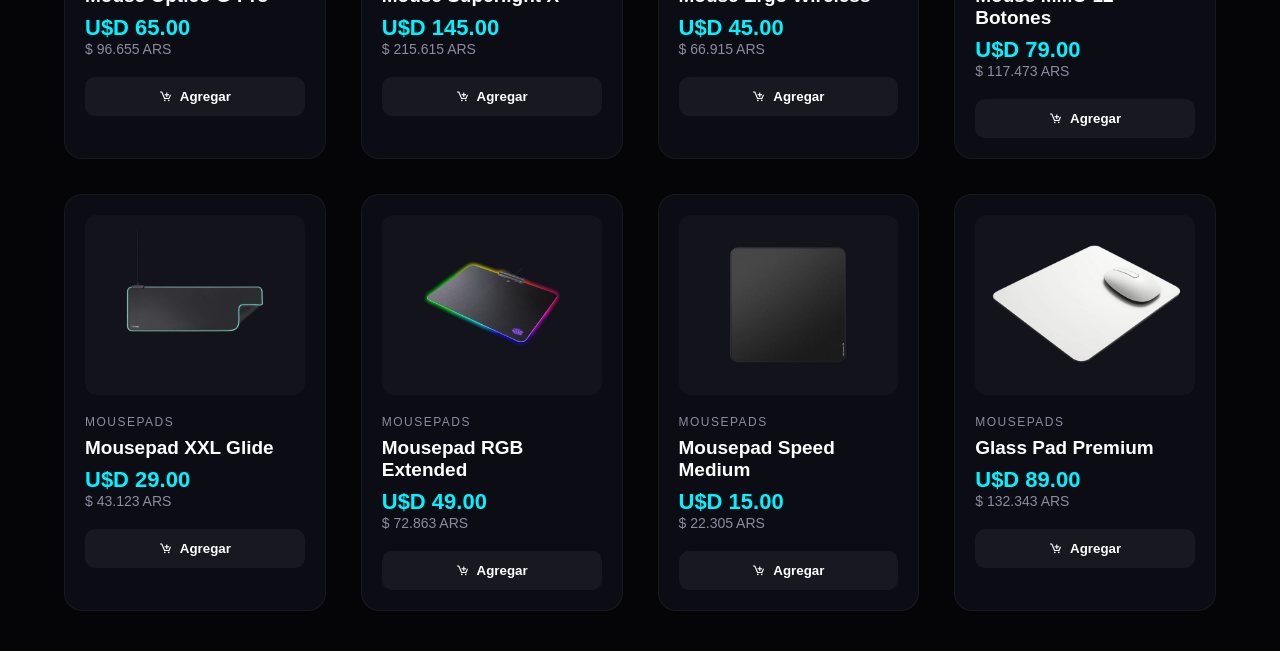
<file: ecommerce-setup/index.html>
<!DOCTYPE html>
<html lang="es">
<head>
    <meta charset="UTF-8">
    <meta name="viewport" content="width=device-width, initial-scale=1.0">
    <title>NeonTech | Accesorios Premium</title>
    <link href='https://unpkg.com/boxicons@2.1.4/css/boxicons.min.css' rel='stylesheet'>
    <link rel="stylesheet" href="style.css">
</head>
<body>

    <nav class="navbar">
        <div class="nav-left">
            <a href="../index.html" class="back-btn"><i class='bx bx-arrow-back'></i> Volver a la Agencia</a>
            <div class="logo">Neon<span>Tech</span></div>
        </div>
        
        <div class="nav-categories">
            <button class="cat-btn active" data-cat="todos">Todos</button>
            <button class="cat-btn" data-cat="teclados">Teclados</button>
            <button class="cat-btn" data-cat="auriculares">Auriculares</button>
            <button class="cat-btn" data-cat="ratones">Mouse</button>
            <button class="cat-btn" data-cat="mousepads">Mousepads</button>
        </div>

        <div class="nav-right">
            <div class="cart-icon" id="cart-btn">
                <i class='bx bx-cart-alt'></i>
                <span class="cart-count pulse" id="cart-count">0</span>
            </div>
        </div>
    </nav>

    <header class="hero">
        <div class="hero-content fade-in">
            <h1>Eleva tu <span>Setup</span></h1>
            <p>Periféricos de alto rendimiento para profesionales y gamers exigentes.</p>
        </div>
    </header>

    <main class="container">
        <div class="products-grid" id="products-container">
            </div>
    </main>

    <div class="cart-overlay" id="cart-overlay"></div>
    <aside class="cart-sidebar" id="cart-sidebar">
        <div class="cart-header">
            <h2>Tu Carrito</h2>
            <button id="close-cart"><i class='bx bx-x'></i></button>
        </div>
        <div class="cart-items" id="cart-items">
            </div>
        <div class="cart-footer">
            <div class="totals">
                <div class="total-row">
                    <span>Total (USD)</span>
                    <span id="total-usd">U$D 0.00</span>
                </div>
                <div class="total-row highlight">
                    <span>Total (ARS)</span>
                    <span id="total-ars">$ 0</span>
                </div>
            </div>
            <button class="checkout-btn">Finalizar Compra</button>
        </div>
    </aside>

    <script src="script.js"></script>
</body>
</html>
</file>
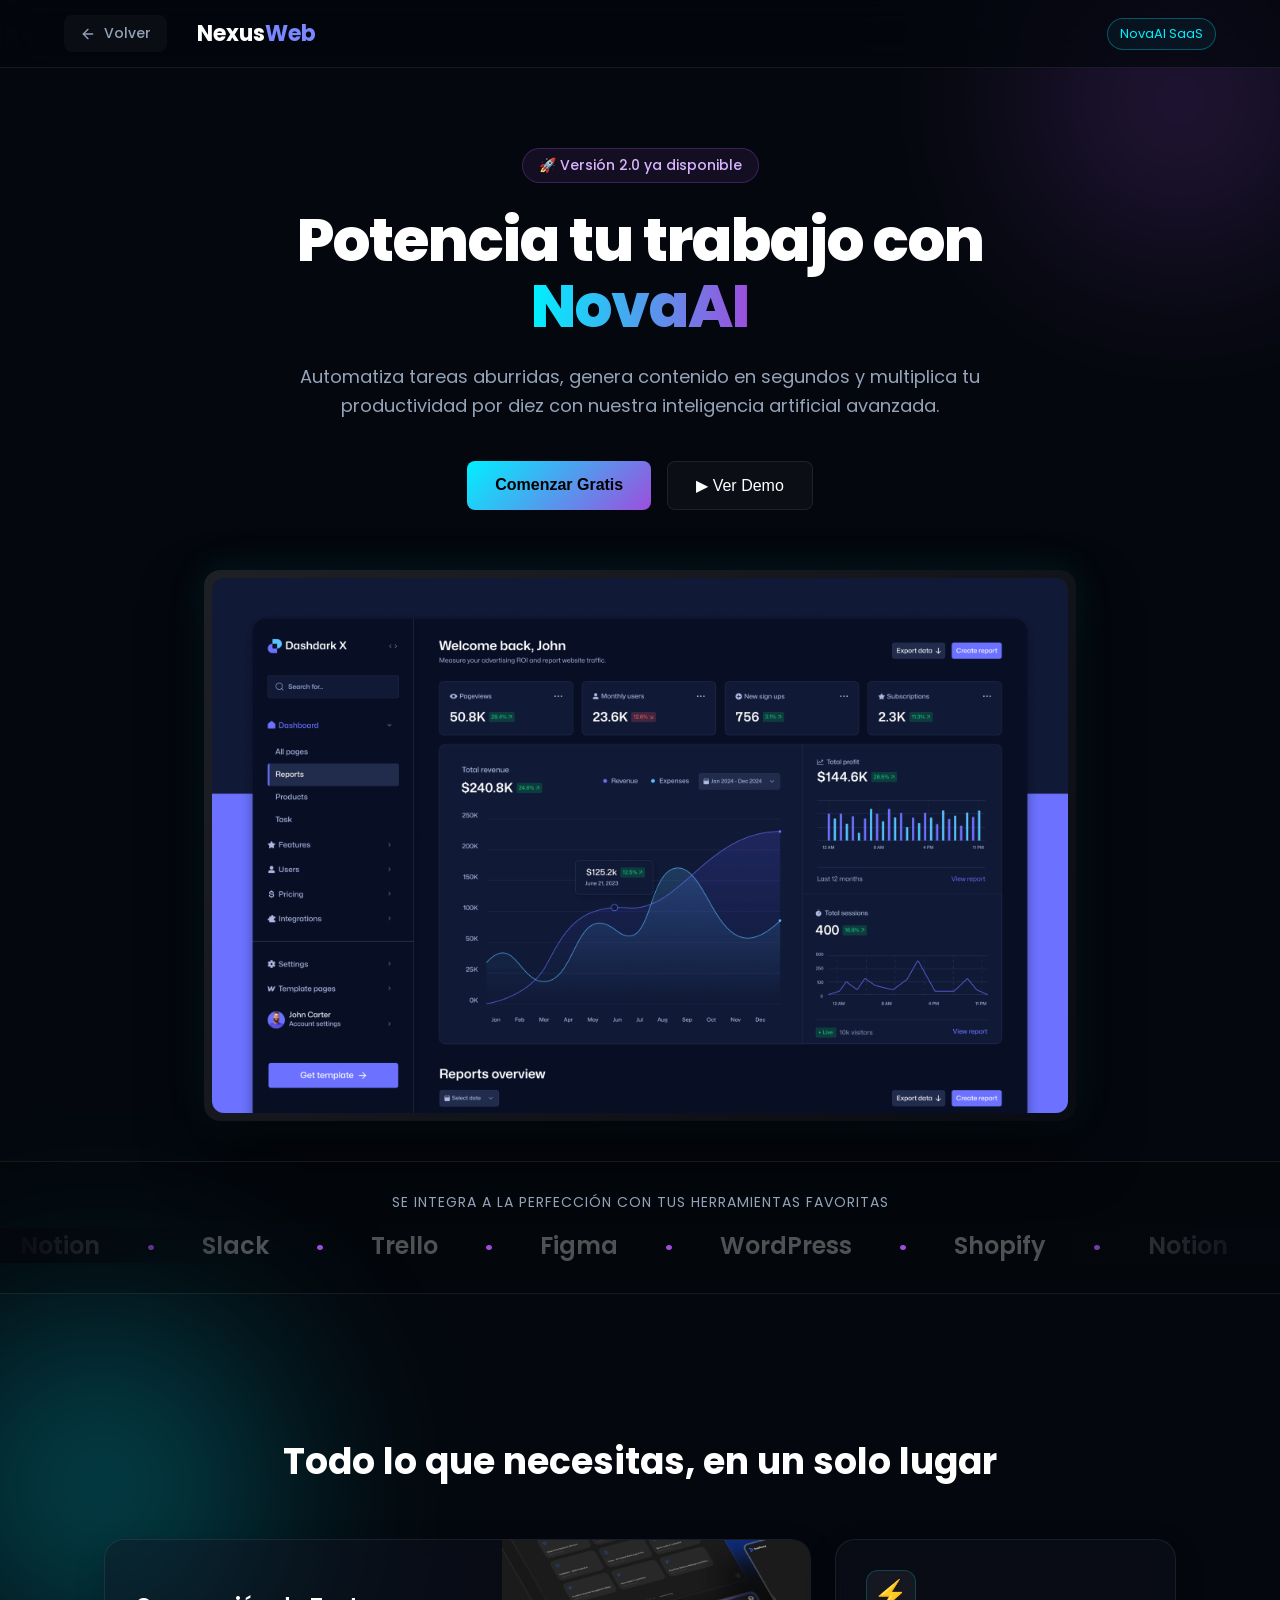
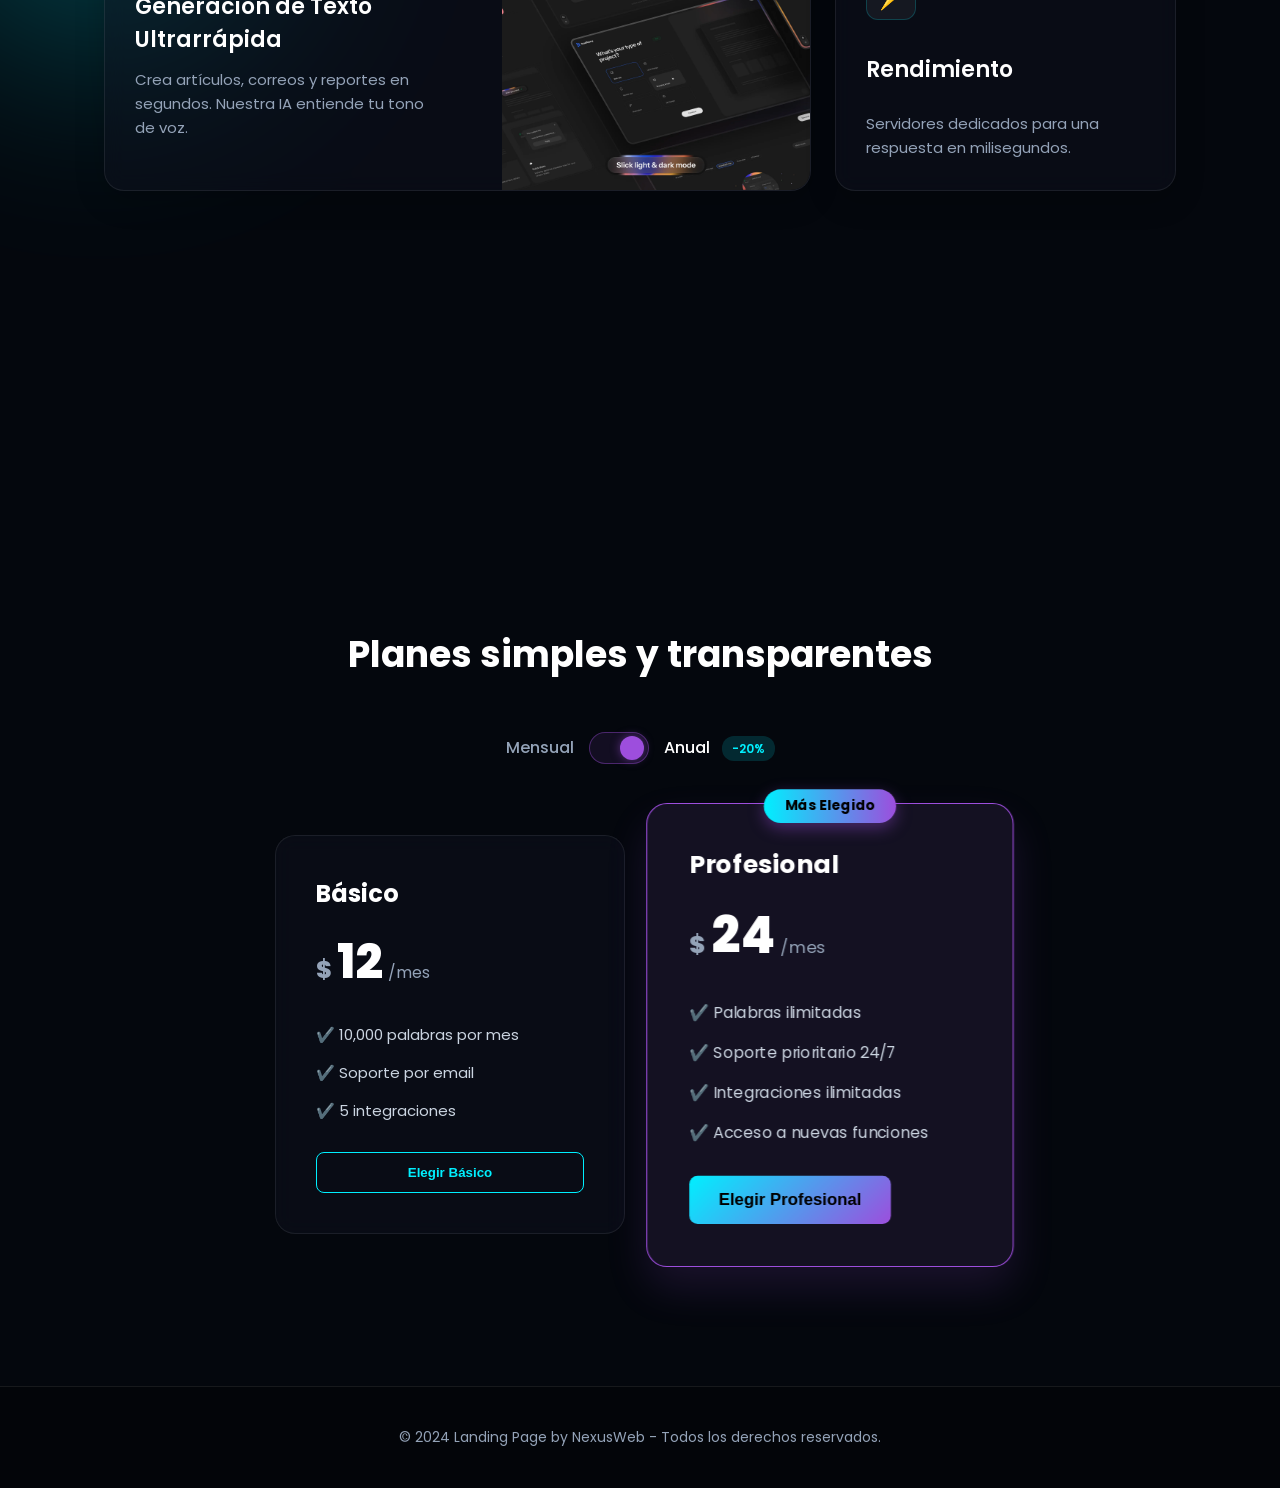
<file: landingpage/index.html>
<!DOCTYPE html>
<html lang="es">
<head>
    <meta charset="UTF-8">
    <meta name="viewport" content="width=device-width, initial-scale=1.0">
    <title>NovaAI - Landing Page by NexusWeb</title>
    <link rel="stylesheet" href="style.css">
    <link rel="preconnect" href="https://fonts.googleapis.com">
    <link rel="preconnect" href="https://fonts.gstatic.com" crossorigin>
    <link href="https://fonts.googleapis.com/css2?family=Poppins:wght@300;400;500;600;700;800&display=swap" rel="stylesheet">
</head>
<body>
    <div class="blob blob-purple"></div>
    <div class="blob blob-cyan"></div>

    <header class="navbar">
        <div class="header-left">
            <a href="../index.html" class="back-btn">
                <svg viewBox="0 0 24 24" fill="none" stroke="currentColor" stroke-width="2" stroke-linecap="round" stroke-linejoin="round"><line x1="19" y1="12" x2="5" y2="12"></line><polyline points="12 19 5 12 12 5"></polyline></svg>
                Volver
            </a>
            <div class="logo">Nexus<span class="nexus-blue">Web</span></div>
        </div>
        <div class="project-tag">NovaAI SaaS</div>
    </header>

    <section class="hero reveal">
        <div class="badge">🚀 Versión 2.0 ya disponible</div>
        <h1>Potencia tu trabajo con <span class="gradient-text">NovaAI</span></h1>
        <p>Automatiza tareas aburridas, genera contenido en segundos y multiplica tu productividad por diez con nuestra inteligencia artificial avanzada.</p>
        <div class="hero-buttons">
            <button class="btn-primary glow-effect">Comenzar Gratis</button>
            <button class="btn-secondary">▶ Ver Demo</button>
        </div>
        
        <div class="hero-image-wrapper">
            <img src="img/hero-mockup.png" alt="Interfaz de NovaAI" class="hero-img" onerror="this.src='https://via.placeholder.com/900x500/141928/00f0ff?text=Falta+imagen:+img/hero-mockup.png'">
        </div>
    </section>

    <div class="marquee-container reveal">
        <p class="marquee-title">Se integra a la perfección con tus herramientas favoritas</p>
        <div class="marquee">
            <div class="marquee-content">
                <span>Notion</span> <span class="dot">•</span>
                <span>Slack</span> <span class="dot">•</span>
                <span>Trello</span> <span class="dot">•</span>
                <span>Figma</span> <span class="dot">•</span>
                <span>WordPress</span> <span class="dot">•</span>
                <span>Shopify</span> <span class="dot">•</span>
                <span>Notion</span> <span class="dot">•</span>
                <span>Slack</span> <span class="dot">•</span>
                <span>Trello</span> <span class="dot">•</span>
                <span>Figma</span> <span class="dot">•</span>
                <span>WordPress</span> <span class="dot">•</span>
                <span>Shopify</span> <span class="dot">•</span>
            </div>
        </div>
    </div>

    <section class="features">
        <h2 class="section-title reveal">Todo lo que necesitas, en un solo lugar</h2>
        <div class="bento-grid">
            
            <div class="bento-card span-2 reveal">
                <div class="card-content">
                    <h3>Generación de Texto Ultrarrápida</h3>
                    <p>Crea artículos, correos y reportes en segundos. Nuestra IA entiende tu tono de voz.</p>
                </div>
                <div class="bento-img-container">
                    <img src="img/bento-1.png" alt="Generación de texto" class="bento-img" onerror="this.src='https://via.placeholder.com/400x200/0f141f/9d4edd?text=Falta+imagen:+img/bento-1.png'">
                </div>
            </div>
            
            <div class="bento-card reveal">
                <div class="card-icon cyan">⚡</div>
                <h3>Rendimiento</h3>
                <p>Servidores dedicados para una respuesta en milisegundos.</p>
            </div>

            <div class="bento-card reveal">
                <div class="card-icon purple">🔒</div>
                <h3>Seguridad Nivel Banco</h3>
                <p>Tus datos están encriptados y nunca se comparten.</p>
            </div>

            <div class="bento-card span-2 reveal">
                <div class="card-content">
                    <h3>Análisis de Datos Visual</h3>
                    <p>Convierte hojas de cálculo aburridas en gráficos interactivos con un solo clic.</p>
                </div>
                <div class="bento-img-container">
                    <img src="img/bento-2.png" alt="Gráficos" class="bento-img" onerror="this.src='https://via.placeholder.com/400x200/0f141f/00f0ff?text=Falta+imagen:+img/bento-2.png'">
                </div>
            </div>
        </div>
    </section>

    <section class="pricing reveal">
        <h2 class="section-title">Planes simples y transparentes</h2>
        
        <div class="billing-toggle">
            <span class="toggle-label" id="label-monthly">Mensual</span>
            <label class="switch">
                <input type="checkbox" id="pricing-toggle" checked>
                <span class="slider round"></span>
            </label>
            <span class="toggle-label active" id="label-yearly">Anual <span class="discount-badge">-20%</span></span>
        </div>

        <div class="pricing-cards">
            <div class="price-card">
                <h3>Básico</h3>
                <p class="price"><span class="currency">$</span><span class="amount" data-monthly="15" data-yearly="12">12</span><span class="period">/mes</span></p>
                <ul class="features-list">
                    <li>✔️ 10,000 palabras por mes</li>
                    <li>✔️ Soporte por email</li>
                    <li>✔️ 5 integraciones</li>
                </ul>
                <button class="btn-outline">Elegir Básico</button>
            </div>

            <div class="price-card popular">
                <div class="popular-badge">Más Elegido</div>
                <h3>Profesional</h3>
                <p class="price"><span class="currency">$</span><span class="amount" data-monthly="29" data-yearly="24">24</span><span class="period">/mes</span></p>
                <ul class="features-list">
                    <li>✔️ Palabras ilimitadas</li>
                    <li>✔️ Soporte prioritario 24/7</li>
                    <li>✔️ Integraciones ilimitadas</li>
                    <li>✔️ Acceso a nuevas funciones</li>
                </ul>
                <button class="btn-primary glow-effect">Elegir Profesional</button>
            </div>
        </div>
    </section>

    <footer>
        <p>© 2024 Landing Page by NexusWeb - Todos los derechos reservados.</p>
    </footer>

    <script src="script.js"></script>
</body>
</html>
</file>
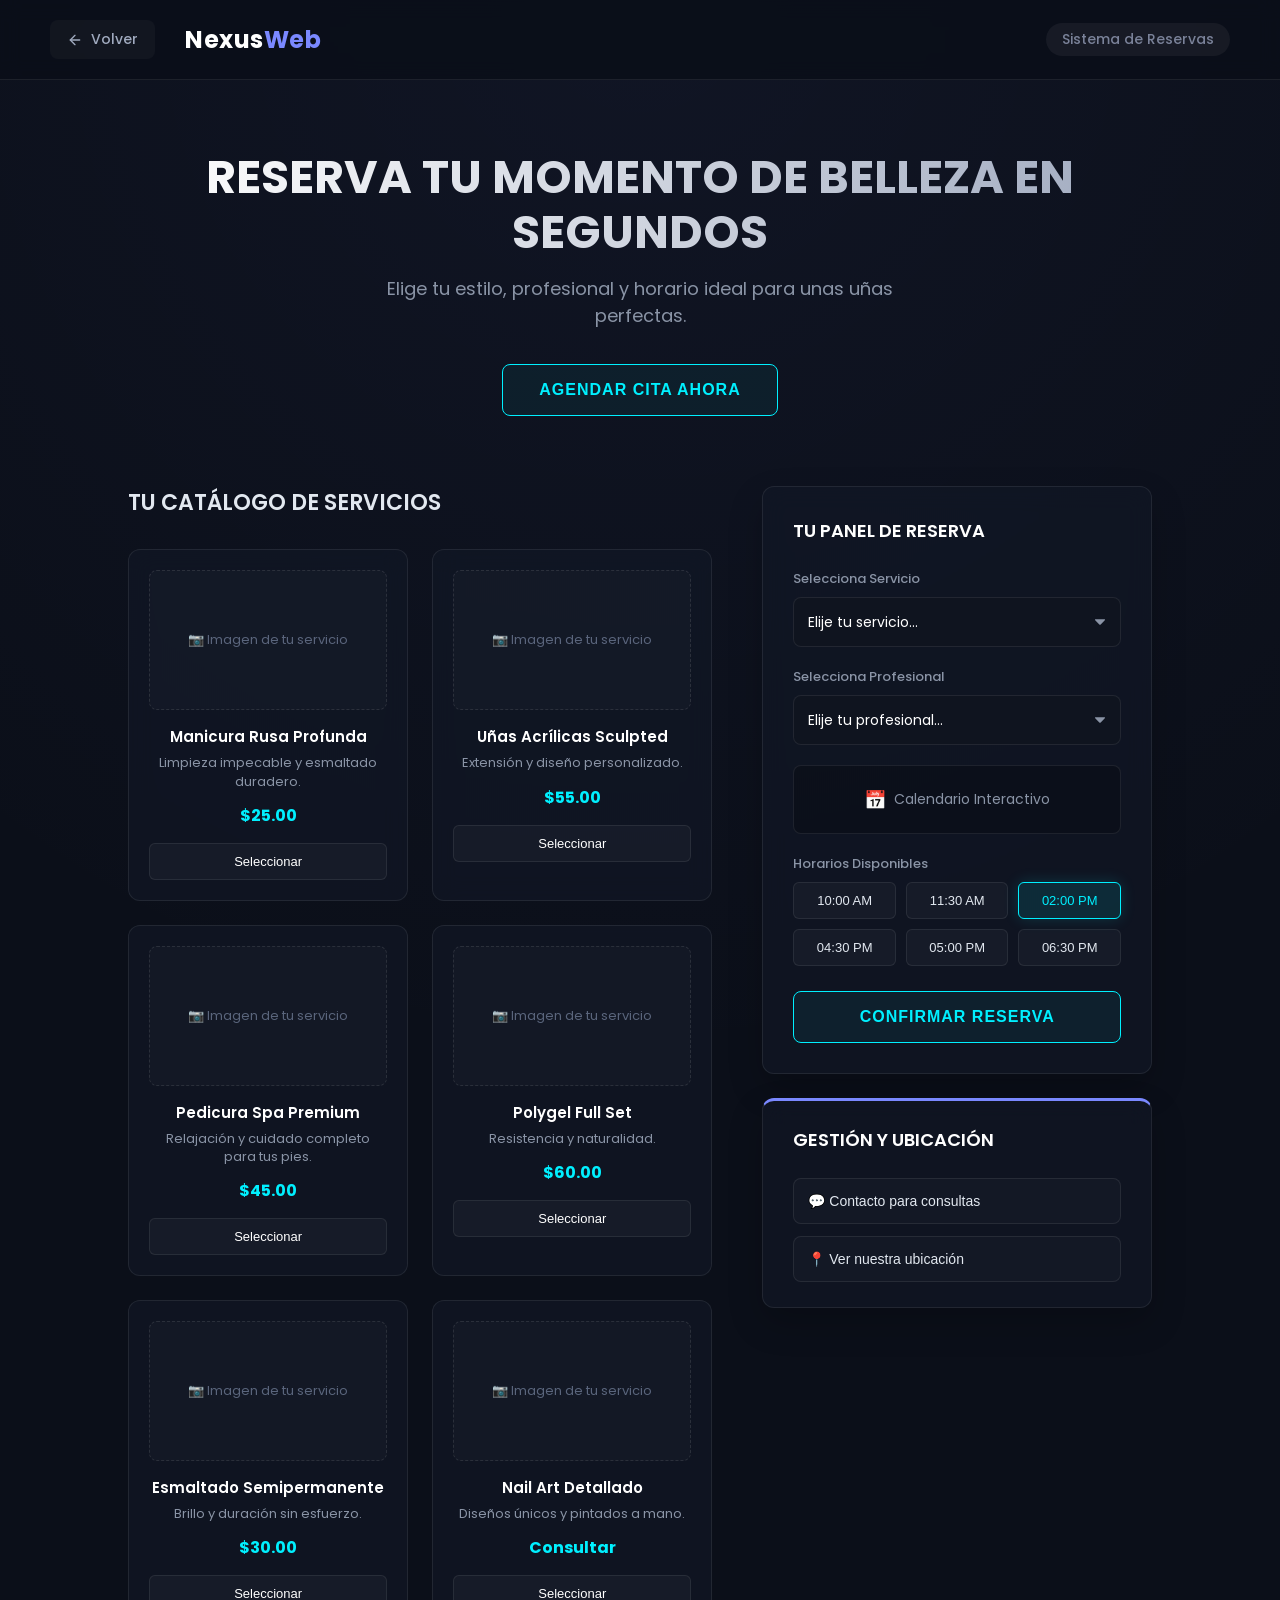
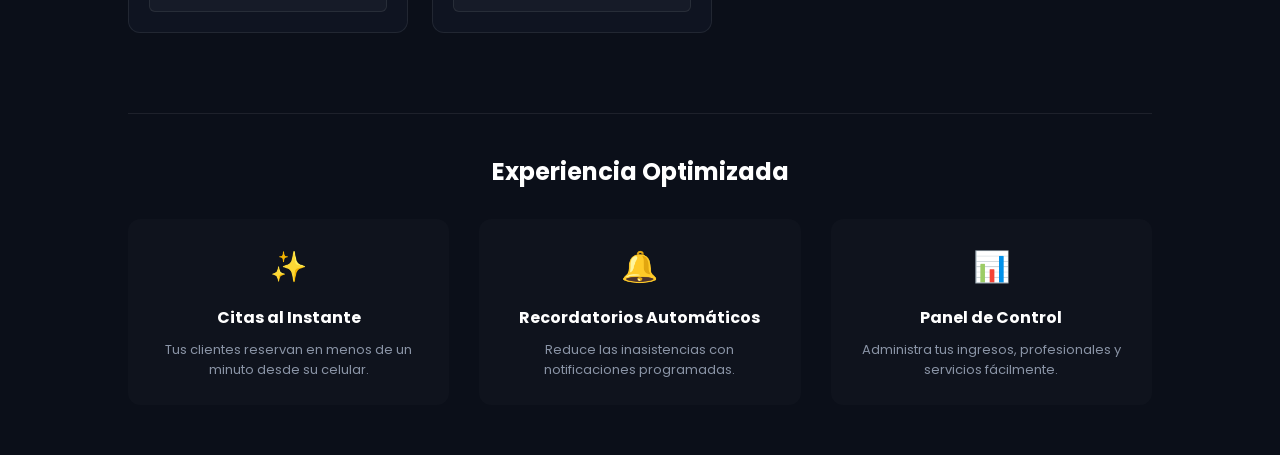
<file: reservas/index.html>
<!DOCTYPE html>
<html lang="es">
<head>
    <meta charset="UTF-8">
    <meta name="viewport" content="width=device-width, initial-scale=1.0">
    <title>Sistema de Reservas - Portfolio NexusWeb</title>
    <link rel="stylesheet" href="style.css">
    <link rel="preconnect" href="https://fonts.googleapis.com">
    <link rel="preconnect" href="https://fonts.gstatic.com" crossorigin>
    <link href="https://fonts.googleapis.com/css2?family=Poppins:wght@400;500;600;700&display=swap" rel="stylesheet">
</head>
<body>
    <header>
        <div class="header-left">
            <a href="../index.html" class="back-btn">
                <svg viewBox="0 0 24 24" fill="none" stroke="currentColor" stroke-width="2" stroke-linecap="round" stroke-linejoin="round"><line x1="19" y1="12" x2="5" y2="12"></line><polyline points="12 19 5 12 12 5"></polyline></svg>
                Volver
            </a>
            <div class="logo">Nexus<span class="nexus-blue">Web</span></div>
        </div>
        <div class="project-title">Sistema de Reservas</div>
    </header>

    <div class="container">
        <section class="hero animate-fade-in">
            <h1>RESERVA TU MOMENTO DE BELLEZA EN SEGUNDOS</h1>
            <p>Elige tu estilo, profesional y horario ideal para unas uñas perfectas.</p>
            <button class="cta-button pulse-anim">AGENDAR CITA AHORA</button>
        </section>

        <main class="main-section">
            <section class="catalog-container">
                <h2 class="animate-slide-up">TU CATÁLOGO DE SERVICIOS</h2>
                <div class="catalog-grid">
                    
                    <div class="catalog-card animate-slide-up delay-1">
                        <div class="placeholder-img">
                            <span>📷 Imagen de tu servicio</span>
                        </div>
                        <p class="service-title">Manicura Rusa Profunda</p>
                        <p class="service-desc">Limpieza impecable y esmaltado duradero.</p>
                        <p class="service-price">$25.00</p>
                        <button class="select-btn">Seleccionar</button>
                    </div>
                    
                    <div class="catalog-card animate-slide-up delay-2">
                        <div class="placeholder-img">
                            <span>📷 Imagen de tu servicio</span>
                        </div>
                        <p class="service-title">Uñas Acrílicas Sculpted</p>
                        <p class="service-desc">Extensión y diseño personalizado.</p>
                        <p class="service-price">$55.00</p>
                        <button class="select-btn">Seleccionar</button>
                    </div>
                    
                    <div class="catalog-card animate-slide-up delay-3">
                        <div class="placeholder-img">
                            <span>📷 Imagen de tu servicio</span>
                        </div>
                        <p class="service-title">Pedicura Spa Premium</p>
                        <p class="service-desc">Relajación y cuidado completo para tus pies.</p>
                        <p class="service-price">$45.00</p>
                        <button class="select-btn">Seleccionar</button>
                    </div>
                    
                    <div class="catalog-card animate-slide-up delay-4">
                        <div class="placeholder-img">
                            <span>📷 Imagen de tu servicio</span>
                        </div>
                        <p class="service-title">Polygel Full Set</p>
                        <p class="service-desc">Resistencia y naturalidad.</p>
                        <p class="service-price">$60.00</p>
                        <button class="select-btn">Seleccionar</button>
                    </div>
                    
                    <div class="catalog-card animate-slide-up delay-5">
                        <div class="placeholder-img">
                            <span>📷 Imagen de tu servicio</span>
                        </div>
                        <p class="service-title">Esmaltado Semipermanente</p>
                        <p class="service-desc">Brillo y duración sin esfuerzo.</p>
                        <p class="service-price">$30.00</p>
                        <button class="select-btn">Seleccionar</button>
                    </div>
                    
                    <div class="catalog-card animate-slide-up delay-6">
                        <div class="placeholder-img">
                            <span>📷 Imagen de tu servicio</span>
                        </div>
                        <p class="service-title">Nail Art Detallado</p>
                        <p class="service-desc">Diseños únicos y pintados a mano.</p>
                        <p class="service-price">Consultar</p>
                        <button class="select-btn">Seleccionar</button>
                    </div>

                </div>
            </section>

            <aside class="reservation-panel">
                <div class="panel-card main-booking animate-slide-in-right">
                    <h3>TU PANEL DE RESERVA</h3>
                    <div class="form-group">
                        <label>Selecciona Servicio</label>
                        <select class="dark-select">
                            <option value="" disabled selected>Elije tu servicio...</option>
                            <option value="1">Manicura Rusa Profunda</option>
                            <option value="2">Uñas Acrílicas Sculpted</option>
                            <option value="3">Pedicura Spa Premium</option>
                        </select>
                    </div>
                    <div class="form-group">
                        <label>Selecciona Profesional</label>
                        <select class="dark-select">
                            <option value="" disabled selected>Elije tu profesional...</option>
                            <option value="1">Elena (Nail Artist)</option>
                            <option value="2">Ana (Spa Therapist)</option>
                        </select>
                    </div>
                    <div class="calendar-visual">
                        <span class="cal-icon">📅</span> Calendario Interactivo
                    </div>
                    <label class="hours-label">Horarios Disponibles</label>
                    <div class="hours-grid">
                        <button class="hour-btn">10:00 AM</button>
                        <button class="hour-btn">11:30 AM</button>
                        <button class="hour-btn selected">02:00 PM</button>
                        <button class="hour-btn">04:30 PM</button>
                        <button class="hour-btn">05:00 PM</button>
                        <button class="hour-btn">06:30 PM</button>
                    </div>
                    <button class="cta-button confirm-btn" id="btn-confirmar">CONFIRMAR RESERVA</button>
                </div>

                <div class="panel-card contact-panel animate-slide-in-right delay-2">
                    <h3>GESTIÓN Y UBICACIÓN</h3>
                    <button class="contact-btn">💬 Contacto para consultas</button>
                    <button class="contact-btn">📍 Ver nuestra ubicación</button>
                </div>
            </aside>
        </main>

        <section class="features-extra animate-slide-up delay-3">
            <h2>Experiencia Optimizada</h2>
            <div class="features-grid">
                <div class="feature-box">
                    <div class="f-icon">✨</div>
                    <h4>Citas al Instante</h4>
                    <p>Tus clientes reservan en menos de un minuto desde su celular.</p>
                </div>
                <div class="feature-box">
                    <div class="f-icon">🔔</div>
                    <h4>Recordatorios Automáticos</h4>
                    <p>Reduce las inasistencias con notificaciones programadas.</p>
                </div>
                <div class="feature-box">
                    <div class="f-icon">📊</div>
                    <h4>Panel de Control</h4>
                    <p>Administra tus ingresos, profesionales y servicios fácilmente.</p>
                </div>
            </div>
        </section>
    </div>

    <script src="script.js"></script>
</body>
</html>
</file>
<file: style.css>
/* =============================================
   RESET & BASE
============================================= */
*, *::before, *::after { margin: 0; padding: 0; box-sizing: border-box; }

:root {
    --bg: #070710;
    --bg-2: #0d0d1a;
    --bg-card: rgba(255,255,255,0.025);
    --border: rgba(255,255,255,0.07);
    --border-hover: rgba(110,142,251,0.4);
    --text: #f0f0f8;
    --text-muted: #8888aa;
    --accent: #6e8efb;
    --accent-2: #a777e3;
    --accent-3: #00f3ff;
    --green: #00e676;
    --yellow: #cddc39;
    --radius: 16px;
    --radius-sm: 10px;
    --transition: 0.3s cubic-bezier(0.4, 0, 0.2, 1);
}

html { scroll-behavior: smooth; }

body {
    background-color: var(--bg);
    background-image:
        radial-gradient(ellipse at 10% 0%, rgba(110,142,251,0.12) 0%, transparent 50%),
        radial-gradient(ellipse at 90% 10%, rgba(167,119,227,0.08) 0%, transparent 45%),
        radial-gradient(ellipse at 50% 100%, rgba(0,243,255,0.04) 0%, transparent 50%);
    background-attachment: fixed;
    color: var(--text);
    font-family: 'DM Sans', sans-serif;
    overflow-x: hidden;
    line-height: 1.6;
}

/* =============================================
   TYPOGRAPHY
============================================= */
h1, h2, h3, h4 { font-family: 'Sora', sans-serif; line-height: 1.15; }
h1 { font-size: clamp(38px, 5vw, 64px); font-weight: 800; letter-spacing: -1.5px; }
h2 { font-size: clamp(28px, 3.5vw, 46px); font-weight: 700; letter-spacing: -1px; }
h3 { font-size: 20px; font-weight: 700; }

.gradient-text {
    background: linear-gradient(135deg, #6e8efb 0%, #a777e3 50%, #00f3ff 100%);
    background-size: 200% auto;
    -webkit-background-clip: text;
    -webkit-text-fill-color: transparent;
    background-clip: text;
    animation: shineText 5s linear infinite;
}
@keyframes shineText { to { background-position: 200% center; } }

/* =============================================
   NAVBAR
============================================= */
.navbar {
    position: fixed; width: 100%; top: 0; z-index: 200;
    background: rgba(7, 7, 16, 0.8);
    backdrop-filter: blur(20px);
    border-bottom: 1px solid var(--border);
    transition: var(--transition);
}
.navbar.scrolled {
    background: rgba(7, 7, 16, 0.97);
    box-shadow: 0 4px 30px rgba(0,0,0,0.5);
}
.nav-inner {
    max-width: 1200px; margin: 0 auto;
    padding: 16px 5%;
    display: flex; align-items: center; gap: 40px;
}
.logo {
    font-family: 'Sora', sans-serif;
    font-size: 26px; font-weight: 800; letter-spacing: -0.5px;
    cursor: pointer; flex-shrink: 0;
}
.logo span { color: var(--accent); text-shadow: 0 0 20px rgba(110,142,251,0.5); }

.nav-links { display: flex; gap: 36px; margin-left: auto; }
.nav-links a {
    color: var(--text-muted); text-decoration: none;
    font-weight: 500; font-size: 15px;
    transition: color var(--transition); cursor: pointer; position: relative;
}
.nav-links a::after {
    content: ''; position: absolute; bottom: -4px; left: 0;
    width: 0; height: 2px; background: var(--accent);
    transition: width var(--transition);
}
.nav-links a:hover { color: var(--text); }
.nav-links a:hover::after { width: 100%; }

.nav-cta {
    background: transparent; border: 1.5px solid var(--border-hover);
    color: var(--accent); padding: 8px 20px; border-radius: 50px;
    font-size: 14px; font-weight: 600; cursor: pointer;
    display: flex; align-items: center; gap: 6px; flex-shrink: 0;
    transition: var(--transition); text-decoration: none;
    font-family: 'DM Sans', sans-serif;
}
.nav-cta:hover {
    background: var(--accent); color: white;
    box-shadow: 0 0 20px rgba(110,142,251,0.4);
}

.hamburger { display: none; flex-direction: column; gap: 5px; background: none; border: none; cursor: pointer; padding: 4px; margin-left: auto; }
.hamburger span { display: block; width: 22px; height: 2px; background: var(--text); border-radius: 2px; transition: var(--transition); }
.hamburger.active span:nth-child(1) { transform: translateY(7px) rotate(45deg); }
.hamburger.active span:nth-child(2) { opacity: 0; }
.hamburger.active span:nth-child(3) { transform: translateY(-7px) rotate(-45deg); }

/* MOBILE MENU */
.mobile-menu {
    position: fixed; top: 65px; left: 0; right: 0; z-index: 199;
    background: rgba(7,7,16,0.98); backdrop-filter: blur(20px);
    border-bottom: 1px solid var(--border);
    padding: 20px 5% 30px;
    display: flex; flex-direction: column; gap: 4px;
    transform: translateY(-110%); transition: transform 0.4s cubic-bezier(0.4, 0, 0.2, 1);
}
.mobile-menu.open { transform: translateY(0); }
.mobile-link {
    color: var(--text-muted); text-decoration: none;
    font-size: 18px; font-weight: 500; padding: 12px 0;
    border-bottom: 1px solid var(--border);
    transition: color var(--transition);
}
.mobile-link:hover { color: var(--text); }
.mobile-cta { margin-top: 16px; font-family: 'DM Sans', sans-serif; }

/* =============================================
   HERO
============================================= */
.hero {
    min-height: 100vh;
    display: flex; align-items: center; justify-content: space-between;
    padding: 120px 5% 60px;
    max-width: 1300px; margin: 0 auto;
    gap: 60px;
}
.hero-bg-grid {
    position: fixed; top: 0; left: 0; right: 0; bottom: 0; pointer-events: none; z-index: 0;
    background-image:
        linear-gradient(rgba(110,142,251,0.03) 1px, transparent 1px),
        linear-gradient(90deg, rgba(110,142,251,0.03) 1px, transparent 1px);
    background-size: 80px 80px;
}
.hero-content { max-width: 580px; position: relative; z-index: 1; animation: slideInLeft 0.8s ease forwards; }

.availability-badge {
    display: inline-flex; align-items: center; gap: 8px;
    background: rgba(0,230,118,0.08); color: var(--green);
    border: 1px solid rgba(0,230,118,0.25);
    padding: 7px 16px; border-radius: 50px;
    font-size: 13px; font-weight: 600; margin-bottom: 28px;
    letter-spacing: 0.3px;
}
.badge-dot {
    width: 8px; height: 8px; background: var(--green);
    border-radius: 50%; animation: blink 2s infinite;
    box-shadow: 0 0 8px var(--green);
}
@keyframes blink { 0%,100%{opacity:1;} 50%{opacity:0.3;} }

.hero h1 { margin-bottom: 20px; }
.hero > .hero-content > p {
    color: var(--text-muted); font-size: 18px; margin-bottom: 36px; max-width: 480px;
}

.hero-stats {
    display: flex; align-items: center; gap: 24px;
    margin-bottom: 36px;
    padding: 20px 24px;
    background: var(--bg-card);
    border: 1px solid var(--border);
    border-radius: var(--radius);
}
.stat-item { text-align: center; }
.stat-item strong { display: block; font-family: 'Sora', sans-serif; font-size: 22px; font-weight: 700; color: var(--text); }
.stat-item span { font-size: 12px; color: var(--text-muted); text-transform: uppercase; letter-spacing: 0.5px; }
.stat-divider { width: 1px; height: 36px; background: var(--border); }

.hero-buttons { display: flex; gap: 16px; align-items: center; flex-wrap: wrap; }

/* =============================================
   BUTTONS
============================================= */
.btn-3d {
    background: linear-gradient(135deg, #5b7fff, #a777e3);
    color: white; border: none;
    padding: 14px 28px; font-size: 16px; font-weight: 700;
    border-radius: var(--radius-sm); cursor: pointer;
    display: inline-flex; align-items: center; gap: 8px;
    box-shadow: 0 5px 0 #3a4bbf, 0 10px 25px rgba(110,142,251,0.3);
    transform: translateY(0); transition: transform 0.1s, box-shadow 0.1s;
    font-family: 'DM Sans', sans-serif;
    text-decoration: none; white-space: nowrap;
}
.btn-3d:active { box-shadow: 0 2px 0 #3a4bbf, 0 5px 10px rgba(110,142,251,0.3); transform: translateY(3px); }

.pulse-anim { animation: softPulse 2.5s infinite; }
@keyframes softPulse {
    0%,100% { box-shadow: 0 5px 0 #3a4bbf, 0 0 0 0 rgba(110,142,251,0.5); }
    70% { box-shadow: 0 5px 0 #3a4bbf, 0 0 0 16px rgba(110,142,251,0); }
}

.btn-ghost {
    background: transparent; color: var(--text-muted);
    border: 1.5px solid var(--border);
    padding: 13px 22px; border-radius: var(--radius-sm);
    text-decoration: none; font-weight: 600; font-size: 15px;
    display: inline-flex; align-items: center; gap: 6px;
    transition: var(--transition); cursor: pointer;
    font-family: 'DM Sans', sans-serif;
}
.btn-ghost:hover { border-color: var(--accent); color: var(--text); background: rgba(110,142,251,0.06); }

.btn-outline {
    background: transparent; color: var(--text);
    border: 1.5px solid var(--border);
    padding: 12px 22px; border-radius: var(--radius-sm);
    text-decoration: none; font-weight: 600; font-size: 14px;
    transition: var(--transition); cursor: pointer;
    display: inline-flex; align-items: center; gap: 6px;
    font-family: 'DM Sans', sans-serif;
}
.btn-outline:hover { border-color: var(--accent); color: var(--accent); background: rgba(110,142,251,0.05); }

.btn-whatsapp {
    background: linear-gradient(135deg, #00e676, #00c853);
    color: #000; border: none; padding: 16px 36px; font-size: 17px;
    font-weight: 700; border-radius: 50px; cursor: pointer;
    display: inline-flex; align-items: center; gap: 10px;
    transition: var(--transition); box-shadow: 0 5px 20px rgba(0,230,118,0.25);
    font-family: 'DM Sans', sans-serif;
}
.btn-whatsapp i { font-size: 22px; }
.btn-whatsapp:hover { transform: translateY(-4px) scale(1.03); box-shadow: 0 10px 30px rgba(0,230,118,0.4); }

.pulse-green { animation: greenPulse 2.5s infinite; }
@keyframes greenPulse {
    0%,100% { box-shadow: 0 5px 20px rgba(0,230,118,0.25), 0 0 0 0 rgba(0,230,118,0.4); }
    70% { box-shadow: 0 5px 20px rgba(0,230,118,0.25), 0 0 0 16px rgba(0,230,118,0); }
}

/* =============================================
   HERO VISUAL
============================================= */
.hero-visual {
    flex: 1; max-width: 500px; position: relative;
    animation: slideInRight 0.8s ease forwards;
}
.browser-mockup {
    background: rgba(255,255,255,0.03);
    border: 1px solid rgba(255,255,255,0.1);
    border-radius: 16px; overflow: hidden;
    box-shadow: 0 30px 80px rgba(0,0,0,0.6);
    position: relative;
}
.browser-bar {
    background: rgba(255,255,255,0.05);
    padding: 12px 16px; display: flex; align-items: center; gap: 12px;
    border-bottom: 1px solid var(--border);
}
.browser-dots { display: flex; gap: 6px; }
.browser-dots span { width: 10px; height: 10px; border-radius: 50%; }
.browser-dots span:nth-child(1) { background: #ff5f56; }
.browser-dots span:nth-child(2) { background: #ffbd2e; }
.browser-dots span:nth-child(3) { background: #27c93f; }
.browser-url {
    background: rgba(255,255,255,0.05); border: 1px solid var(--border);
    border-radius: 6px; padding: 4px 14px; font-size: 12px; color: var(--text-muted);
    flex: 1; text-align: center;
}
.browser-body { padding: 20px; }
.mock-hero-img {
    height: 100px; border-radius: 8px; margin-bottom: 16px;
    background: linear-gradient(135deg, rgba(110,142,251,0.2), rgba(167,119,227,0.2));
    animation: shimmer 2s infinite;
}
.mock-content { margin-bottom: 20px; }
.mock-line {
    height: 10px; background: rgba(255,255,255,0.08); border-radius: 5px; margin-bottom: 10px;
    animation: shimmer 2s infinite;
}
.mock-line.wide { width: 100%; }
.mock-line.medium { width: 75%; }
.mock-line.short { width: 45%; }
.mock-btn {
    width: 120px; height: 32px; border-radius: 8px; margin-top: 14px;
    background: linear-gradient(135deg, rgba(110,142,251,0.4), rgba(167,119,227,0.4));
    animation: shimmer 2s infinite;
}
.mock-cards { display: flex; gap: 10px; }
.mock-card {
    flex: 1; padding: 12px; border-radius: 8px;
    background: rgba(255,255,255,0.04); border: 1px solid var(--border);
}
.mock-icon { width: 24px; height: 24px; border-radius: 6px; background: rgba(110,142,251,0.2); margin-bottom: 8px; }
.mock-card-text { height: 8px; background: rgba(255,255,255,0.06); border-radius: 4px; }

@keyframes shimmer {
    0%,100% { opacity: 0.7; }
    50% { opacity: 1; }
}

.floating-tag {
    position: absolute; background: var(--bg-2);
    border: 1px solid var(--border);
    padding: 8px 14px; border-radius: 50px; font-size: 13px; font-weight: 600;
    display: flex; align-items: center; gap: 6px;
    box-shadow: 0 8px 24px rgba(0,0,0,0.4);
}
.floating-tag i { color: var(--accent); }
.tag-1 { top: -16px; right: 20px; animation: floatTag 4s ease-in-out infinite; }
.tag-2 { bottom: 30px; right: -20px; animation: floatTag 4s ease-in-out infinite 1.5s; }
.tag-3 { bottom: 100px; left: -30px; animation: floatTag 4s ease-in-out infinite 3s; }
@keyframes floatTag { 0%,100%{transform:translateY(0);} 50%{transform:translateY(-8px);} }

@keyframes slideInLeft { from { opacity: 0; transform: translateX(-40px); } to { opacity: 1; transform: translateX(0); } }
@keyframes slideInRight { from { opacity: 0; transform: translateX(40px); } to { opacity: 1; transform: translateX(0); } }

/* =============================================
   TECH STRIP
============================================= */
.tech-strip {
    border-top: 1px solid var(--border);
    border-bottom: 1px solid var(--border);
    padding: 20px 5%;
    display: flex; align-items: center; justify-content: center;
    gap: 40px; flex-wrap: wrap;
    background: rgba(255,255,255,0.015);
}
.tech-strip p { color: var(--text-muted); font-size: 13px; text-transform: uppercase; letter-spacing: 1px; white-space: nowrap; }
.tech-logos { display: flex; gap: 30px; flex-wrap: wrap; justify-content: center; }
.tech-logos span {
    display: flex; align-items: center; gap: 7px;
    color: var(--text-muted); font-size: 14px; font-weight: 500;
    transition: color var(--transition);
}
.tech-logos span:hover { color: var(--text); }
.tech-logos i { font-size: 20px; }

/* =============================================
   SECTION COMMON
============================================= */
.section-header { text-align: center; margin-bottom: 56px; }
.section-tag {
    display: inline-block; background: rgba(110,142,251,0.1);
    color: var(--accent); border: 1px solid rgba(110,142,251,0.25);
    padding: 5px 16px; border-radius: 50px; font-size: 13px;
    font-weight: 600; letter-spacing: 0.5px; margin-bottom: 16px;
    text-transform: uppercase;
}
.section-sub { color: var(--text-muted); font-size: 17px; margin-top: 12px; max-width: 540px; margin-left: auto; margin-right: auto; }

.hover-glow {
    transition: all var(--transition);
}
.hover-glow:hover {
    transform: translateY(-6px);
    border-color: var(--border-hover) !important;
    box-shadow: 0 16px 40px rgba(110,142,251,0.12) !important;
}

/* =============================================
   PROJECTS
============================================= */
.projects-section {
    padding: 90px 5% 20px;
    max-width: 1300px; margin: 0 auto;
}

.carousel-container {
    position: relative; display: flex; align-items: center; overflow: visible;
}
.carousel-slide {
    display: flex; gap: 28px;
    overflow-x: auto;
    scroll-snap-type: x mandatory;
    scrollbar-width: none;
    padding: 60px calc(50% - 180px);
    scroll-behavior: smooth; width: 100%;
}
.carousel-slide::-webkit-scrollbar { display: none; }

.project-card {
    flex: 0 0 360px;
    scroll-snap-align: center;
    background: var(--bg-card); border: 1px solid var(--border);
    border-radius: var(--radius); overflow: hidden; text-align: left;
    transition: all 0.4s ease;
    display: flex; flex-direction: column; position: relative;
    opacity: 0.35; filter: blur(3px); transform: scale(0.9);
}
.project-card.focused {
    opacity: 1; filter: blur(0); transform: scale(1);
    border-color: rgba(0,243,255,0.3);
    box-shadow: 0 20px 50px rgba(0,0,0,0.4), 0 0 0 1px rgba(0,243,255,0.1);
}

.project-image { height: 190px; overflow: hidden; background: #0d0d1a; position: relative; }
.project-image img { width: 100%; height: 100%; object-fit: cover; transition: transform 0.6s ease; }
.project-card.focused:hover .project-image img { transform: scale(1.06); }
.project-overlay {
    position: absolute; top: 12px; left: 12px;
}
.project-type {
    background: rgba(0,0,0,0.7); color: var(--accent-3);
    padding: 4px 12px; border-radius: 50px; font-size: 12px; font-weight: 600;
    border: 1px solid rgba(0,243,255,0.3); backdrop-filter: blur(4px);
}

.project-info { padding: 24px; display: flex; flex-direction: column; flex-grow: 1; }
.project-info h3 { margin-bottom: 8px; }
.project-info > p { color: var(--text-muted); font-size: 15px; margin-bottom: 16px; flex-grow: 1; line-height: 1.5; }

.project-tags { display: flex; gap: 7px; flex-wrap: wrap; margin-bottom: 20px; }
.project-tags span {
    background: rgba(110,142,251,0.1); color: var(--accent);
    padding: 3px 10px; border-radius: 50px; font-size: 12px; font-weight: 500;
    border: 1px solid rgba(110,142,251,0.2);
}

.card-btn { text-align: center; justify-content: center; margin-top: auto; }

.carousel-btn {
    position: absolute; top: 50%; transform: translateY(-50%);
    background: rgba(7,7,16,0.9); border: 1px solid var(--border);
    color: var(--text); width: 48px; height: 48px; border-radius: 50%;
    font-size: 28px; cursor: pointer; transition: var(--transition);
    display: flex; justify-content: center; align-items: center; z-index: 10;
    flex-shrink: 0;
}
.carousel-btn:hover { border-color: var(--accent-3); color: var(--accent-3); box-shadow: 0 0 20px rgba(0,243,255,0.25); }
.prev-btn { left: -28px; }
.next-btn { right: -28px; }

/* =============================================
   WHY SECTION
============================================= */
.why-section {
    padding: 90px 5%;
    max-width: 1200px; margin: 0 auto;
}
.why-grid {
    display: grid; grid-template-columns: repeat(3, 1fr); gap: 20px;
}
.why-card {
    background: var(--bg-card); border: 1px solid var(--border);
    border-radius: var(--radius); padding: 32px 28px;
}
.why-icon {
    width: 50px; height: 50px; border-radius: 12px;
    background: rgba(110,142,251,0.1); border: 1px solid rgba(110,142,251,0.2);
    display: flex; align-items: center; justify-content: center;
    font-size: 24px; color: var(--accent); margin-bottom: 20px;
}
.why-card h3 { margin-bottom: 10px; font-size: 18px; }
.why-card p { color: var(--text-muted); font-size: 15px; line-height: 1.65; }

/* =============================================
   PRICING
============================================= */
.pricing-section {
    padding: 90px 5%;
    max-width: 1200px; margin: 0 auto;
}
.pricing-grid {
    display: grid; grid-template-columns: repeat(3, 1fr);
    gap: 20px; align-items: start;
}
.pricing-card {
    background: var(--bg-card); border: 1px solid var(--border);
    border-radius: var(--radius); padding: 36px 30px;
    display: flex; flex-direction: column; gap: 0; position: relative;
}
.pricing-card.featured {
    background: rgba(110,142,251,0.06);
    border-color: rgba(110,142,251,0.4);
    box-shadow: 0 0 40px rgba(110,142,251,0.1);
    transform: scale(1.03);
}
.popular-badge {
    position: absolute; top: -14px; left: 50%; transform: translateX(-50%);
    background: linear-gradient(135deg, var(--accent), var(--accent-2));
    color: white; padding: 4px 18px; border-radius: 50px; font-size: 13px; font-weight: 700;
    white-space: nowrap;
}
.pricing-header-card { margin-bottom: 24px; }
.pricing-icon {
    width: 48px; height: 48px; border-radius: 12px;
    background: rgba(110,142,251,0.1); border: 1px solid rgba(110,142,251,0.2);
    display: flex; align-items: center; justify-content: center;
    font-size: 22px; color: var(--accent); margin-bottom: 16px;
}
.pricing-header-card h3 { font-size: 22px; margin-bottom: 6px; }
.pricing-header-card p { color: var(--text-muted); font-size: 14px; }
.pricing-price {
    display: flex; align-items: baseline; gap: 4px; margin-bottom: 28px;
}
.price-currency { font-size: 22px; font-weight: 700; color: var(--text-muted); font-family: 'Sora', sans-serif; }
.price-amount { font-size: 52px; font-weight: 800; color: var(--text); font-family: 'Sora', sans-serif; line-height: 1; }
.price-period { font-size: 15px; color: var(--text-muted); }
.pricing-features { list-style: none; display: flex; flex-direction: column; gap: 12px; margin-bottom: 32px; }
.pricing-features li {
    display: flex; align-items: center; gap: 10px;
    font-size: 14px; color: var(--text);
}
.pricing-features li i { font-size: 18px; flex-shrink: 0; }
.pricing-features li:not(.feature-na) i { color: var(--green); }
.feature-na { opacity: 0.35; text-decoration: line-through; }
.feature-na i { color: var(--text-muted) !important; }
.pricing-btn { width: 100%; justify-content: center; }

.pricing-note {
    text-align: center; margin-top: 32px; color: var(--text-muted); font-size: 14px;
    display: flex; align-items: center; justify-content: center; gap: 8px;
    padding: 16px; background: var(--bg-card); border: 1px solid var(--border); border-radius: var(--radius-sm);
}
.pricing-note i { color: var(--accent); font-size: 18px; flex-shrink: 0; }

/* =============================================
   PROCESS
============================================= */
.process-section {
    padding: 90px 5%;
    max-width: 1200px; margin: 0 auto;
    text-align: center;
}
.process-timeline {
    display: flex; align-items: center; justify-content: center;
    gap: 10px; flex-wrap: wrap; margin-bottom: 60px;
}
.process-step-new {
    background: var(--bg-card); border: 1px solid var(--border);
    border-radius: var(--radius); padding: 28px 24px; text-align: left;
    width: 200px; position: relative; overflow: hidden;
}
.step-num {
    font-family: 'Sora', sans-serif; font-size: 48px; font-weight: 800;
    color: rgba(110,142,251,0.12); line-height: 1; margin-bottom: 12px;
}
.step-icon { font-size: 28px; color: var(--accent); margin-bottom: 12px; display: block; }
.step-content h3 { font-size: 15px; margin-bottom: 8px; }
.step-content p { color: var(--text-muted); font-size: 13px; line-height: 1.5; }

.process-arrow {
    color: var(--text-muted); font-size: 28px; flex-shrink: 0;
    opacity: 0.4;
}

.contact-actions { display: flex; flex-direction: column; align-items: center; gap: 16px; }
.email-link {
    color: var(--text-muted); text-decoration: none; font-size: 15px;
    display: flex; align-items: center; gap: 7px; transition: color var(--transition);
}
.email-link:hover { color: var(--text); }

/* =============================================
   TRABAJOS REALIZADOS
============================================= */
.works-section {
    padding: 90px 5%;
    max-width: 1200px; margin: 0 auto;
}
.works-grid {
    display: grid; grid-template-columns: repeat(3, 1fr); gap: 24px;
    margin-bottom: 32px;
}
.work-card {
    background: var(--bg-card); border: 1px solid var(--border);
    border-radius: var(--radius); overflow: hidden;
    display: flex; flex-direction: column;
}
.work-img {
    height: 200px; overflow: hidden; position: relative; background: #0d0d1a;
}
.work-img img { width: 100%; height: 100%; object-fit: cover; transition: transform 0.5s ease; }
.work-card:hover .work-img img { transform: scale(1.06); }
.work-badge {
    position: absolute; top: 12px; left: 12px;
    background: rgba(0,0,0,0.75); color: var(--accent-3);
    padding: 4px 12px; border-radius: 50px; font-size: 12px; font-weight: 600;
    border: 1px solid rgba(0,243,255,0.3); backdrop-filter: blur(4px);
}
.work-body { padding: 24px; display: flex; flex-direction: column; flex-grow: 1; gap: 10px; }
.work-meta { display: flex; align-items: center; }
.work-rubro {
    display: flex; align-items: center; gap: 6px;
    color: var(--text-muted); font-size: 13px;
}
.work-rubro i { color: var(--accent); }
.work-body h3 { font-size: 18px; }
.work-body > p { color: var(--text-muted); font-size: 14px; line-height: 1.6; flex-grow: 1; }
.work-tags { display: flex; gap: 6px; flex-wrap: wrap; }
.work-tags span {
    background: rgba(167,119,227,0.1); color: var(--accent-2);
    padding: 3px 10px; border-radius: 50px; font-size: 12px; font-weight: 500;
    border: 1px solid rgba(167,119,227,0.2);
}
.work-link {
    display: inline-flex; align-items: center; gap: 6px;
    color: var(--accent); text-decoration: none; font-size: 14px; font-weight: 600;
    margin-top: 4px; transition: color var(--transition);
}
.work-link:hover { color: var(--text); }

/* Estado vacío mientras no hay clientes */
.works-empty {
    display: none; /* CAMBIAR A "flex" cuando quieras mostrar este mensaje y ocultar las cards */
    align-items: center; justify-content: center; gap: 12px;
    padding: 28px; border-radius: var(--radius);
    background: var(--bg-card); border: 1px dashed rgba(110,142,251,0.3);
    color: var(--text-muted); font-size: 15px;
}
.works-empty i { font-size: 22px; color: var(--accent); flex-shrink: 0; }
.works-empty p { display: flex; align-items: center; gap: 12px; flex-wrap: wrap; }

@media (max-width: 900px) {
    .works-grid { grid-template-columns: repeat(2, 1fr); }
}
@media (max-width: 600px) {
    .works-grid { grid-template-columns: 1fr; }
}

/* =============================================
   FAQ
============================================= */
.faq-section {
    padding: 90px 5%;
    max-width: 780px; margin: 0 auto;
}
.faq-list { display: flex; flex-direction: column; gap: 8px; }
.faq-item {
    background: var(--bg-card); border: 1px solid var(--border); border-radius: var(--radius-sm);
    overflow: hidden; transition: border-color var(--transition);
}
.faq-item.open { border-color: rgba(110,142,251,0.3); }
.faq-question {
    width: 100%; background: transparent; border: none; color: var(--text);
    padding: 20px 24px; font-size: 16px; font-weight: 600; text-align: left;
    cursor: pointer; display: flex; align-items: center; justify-content: space-between; gap: 16px;
    font-family: 'DM Sans', sans-serif; transition: color var(--transition);
}
.faq-question:hover { color: var(--accent); }
.faq-icon { font-size: 22px; transition: transform 0.3s; flex-shrink: 0; color: var(--text-muted); }
.faq-item.open .faq-icon { transform: rotate(45deg); color: var(--accent); }
.faq-answer {
    max-height: 0; overflow: hidden;
    transition: max-height 0.4s cubic-bezier(0.4, 0, 0.2, 1), padding 0.3s;
    padding: 0 24px;
}
.faq-answer p { color: var(--text-muted); font-size: 15px; line-height: 1.7; padding-bottom: 20px; }
.faq-item.open .faq-answer { max-height: 300px; }

/* =============================================
   FOOTER
============================================= */
footer {
    border-top: 1px solid var(--border);
    padding: 50px 5%;
}
.footer-inner { max-width: 1200px; margin: 0 auto; text-align: center; }
.footer-logo {
    font-family: 'Sora', sans-serif; font-size: 28px; font-weight: 800;
    margin-bottom: 10px; display: block;
}
.footer-logo span { color: var(--accent); }
.footer-tagline { color: var(--text-muted); font-size: 15px; margin-bottom: 28px; }
.footer-links {
    display: flex; gap: 32px; justify-content: center; flex-wrap: wrap;
    margin-bottom: 28px;
}
.footer-links a {
    color: var(--text-muted); text-decoration: none; font-size: 14px;
    font-weight: 500; transition: color var(--transition); cursor: pointer;
}
.footer-links a:hover { color: var(--text); }
.signature { color: rgba(255,255,255,0.2); font-size: 13px; }

/* =============================================
   MODAL
============================================= */
.modal-overlay {
    position: fixed; top: 0; left: 0; width: 100%; height: 100%;
    background: rgba(0,0,0,0.85); backdrop-filter: blur(12px);
    display: flex; justify-content: center; align-items: center;
    z-index: 1000; opacity: 0; pointer-events: none;
    transition: opacity 0.3s ease; overflow-y: auto; padding: 20px;
}
.modal-overlay.active { opacity: 1; pointer-events: auto; }

.modal-content {
    background: #0f0f1e; padding: 40px; border-radius: 20px;
    width: 100%; max-width: 540px; position: relative;
    transform: translateY(40px) scale(0.95); transition: all 0.35s cubic-bezier(0.4, 0, 0.2, 1);
    border: 1px solid rgba(255,255,255,0.1);
    box-shadow: 0 30px 80px rgba(0,0,0,0.7);
    max-height: 95vh; overflow-y: auto;
}
.modal-overlay.active .modal-content { transform: translateY(0) scale(1); }

.close-modal {
    position: absolute; top: 16px; right: 20px;
    background: transparent; border: none; color: var(--text-muted);
    font-size: 30px; cursor: pointer; transition: var(--transition);
    line-height: 1;
}
.close-modal:hover { color: var(--text); transform: rotate(90deg); }

.modal-header { margin-bottom: 28px; }
.modal-icon {
    width: 52px; height: 52px; border-radius: 14px;
    background: rgba(110,142,251,0.1); border: 1px solid rgba(110,142,251,0.2);
    display: flex; align-items: center; justify-content: center;
    font-size: 26px; color: var(--accent); margin-bottom: 16px;
}
.modal-content h2 { font-size: 22px; margin-bottom: 8px; }
.modal-content p { color: var(--text-muted); font-size: 14px; }

.input-row { display: flex; gap: 14px; }
.input-row .input-group { flex: 1; }
.input-group { margin-bottom: 16px; text-align: left; }
.input-group label { display: block; margin-bottom: 7px; font-size: 13px; font-weight: 600; color: #ccc; }
.input-group input,
.input-group select,
.input-group textarea {
    width: 100%; padding: 11px 14px;
    background: rgba(255,255,255,0.03); border: 1px solid rgba(255,255,255,0.1);
    border-radius: 8px; color: var(--text); font-size: 14px; outline: none;
    transition: border-color var(--transition), box-shadow var(--transition);
    font-family: 'DM Sans', sans-serif;
}
.input-group select { cursor: pointer; }
.input-group select option { background: #0f0f1e; }
.input-group input:focus,
.input-group select:focus,
.input-group textarea:focus {
    border-color: var(--accent);
    box-shadow: 0 0 0 3px rgba(110,142,251,0.1);
}
.hidden { display: none !important; opacity: 0; }
.show-dynamic { display: block !important; animation: smoothReveal 0.35s ease forwards; }
@keyframes smoothReveal { from { opacity: 0; transform: translateY(-8px); } to { opacity: 1; transform: translateY(0); } }

.submit-btn { width: 100%; justify-content: center; margin-top: 8px; }

/* =============================================
   SCROLL REVEAL
============================================= */
.reveal { opacity: 0; transform: translateY(35px); transition: opacity 0.7s ease, transform 0.7s ease; }
.reveal.active { opacity: 1; transform: translateY(0); }

/* =============================================
   RESPONSIVE
============================================= */
@media (max-width: 1024px) {
    .why-grid { grid-template-columns: repeat(2, 1fr); }
    .pricing-grid { grid-template-columns: 1fr; max-width: 420px; margin: 0 auto; }
    .pricing-card.featured { transform: scale(1); }
    .process-timeline { gap: 6px; }
    .process-step-new { width: 170px; padding: 22px 18px; }
    .process-arrow { font-size: 22px; }
}

@media (max-width: 900px) {
    .hero { flex-direction: column; text-align: center; padding-top: 100px; padding-bottom: 40px; gap: 40px; }
    .hero-content { max-width: 100%; }
    .hero h1 { font-size: clamp(32px, 7vw, 48px); }
    .hero > .hero-content > p { max-width: 100%; }
    .hero-stats { justify-content: center; }
    .hero-buttons { justify-content: center; }
    .hero-visual { max-width: 380px; width: 100%; }
    .tag-2, .tag-3 { display: none; }
    .prev-btn { left: -10px; }
    .next-btn { right: -10px; }
    .process-timeline { flex-direction: column; align-items: stretch; max-width: 360px; margin: 0 auto 60px; }
    .process-step-new { width: 100%; }
    .process-arrow { transform: rotate(90deg); text-align: center; }
}

@media (max-width: 768px) {
    .nav-links { display: none; }
    .nav-cta { display: none; }
    .hamburger { display: flex; }
    .nav-inner { gap: 0; }

    .tech-strip { gap: 16px; }
    .tech-strip p { display: none; }
    .tech-logos { gap: 16px; }

    .why-grid { grid-template-columns: 1fr; }
    .pricing-grid { max-width: 100%; }
    .pricing-card { padding: 28px 22px; }

    .carousel-slide { padding: 50px calc(50% - 140px); gap: 14px; }
    .project-card { flex: 0 0 280px; }
    .carousel-btn { width: 36px; height: 36px; font-size: 22px; }
    .prev-btn { left: 4px; }
    .next-btn { right: 4px; }

    .hero-stats { flex-wrap: wrap; justify-content: center; gap: 16px; }
    .stat-divider { display: none; }

    .modal-content { padding: 28px 20px; }
    .input-row { flex-direction: column; gap: 0; }

    .footer-links { gap: 18px; }
}

@media (max-width: 480px) {
    .hero { padding-top: 90px; }
    .hero-visual { display: none; }
    .btn-3d, .btn-ghost { width: 100%; justify-content: center; }
    .hero-buttons { flex-direction: column; width: 100%; }
}
</file>
<file: admin-panel/style.css>
/* VARIABLES Y RESET */
:root {
    --bg-dark: #0b0b0f;
    --bg-card: #13131a;
    --text-main: #ffffff;
    --text-muted: #a0a0b0;
    --border-color: rgba(255, 255, 255, 0.05);
    --accent-blue: #6e8efb;
    --accent-purple: #a777e3;
    --accent-cyan: #00f3ff;
    --success: #00e676;
    --danger: #ff3366;
    --warning: #ffc107;
}

* {
    margin: 0; padding: 0; box-sizing: border-box;
    font-family: 'Segoe UI', Tahoma, Geneva, Verdana, sans-serif;
}

body {
    background-color: var(--bg-dark);
    /* FONDO NEÓN DINÁMICO (Igual que la página principal) */
    background-image: 
        radial-gradient(circle at 15% 50px, rgba(110, 142, 251, 0.08), transparent 25%),
        radial-gradient(circle at 85% 30%, rgba(167, 119, 227, 0.05), transparent 30%),
        radial-gradient(circle at 50% 80%, rgba(0, 243, 255, 0.03), transparent 40%);
    background-attachment: fixed;
    color: var(--text-main);
    display: flex;
    overflow-x: hidden;
    width: 100%;
}

/* SCROLLBAR */
::-webkit-scrollbar { width: 6px; height: 6px; }
::-webkit-scrollbar-track { background: var(--bg-dark); }
::-webkit-scrollbar-thumb { background: #2a2a35; border-radius: 3px; }
::-webkit-scrollbar-thumb:hover { background: var(--accent-blue); }

/* SIDEBAR OVERLAY (Móvil) */
.sidebar-overlay {
    position: fixed; top: 0; left: 0; width: 100vw; height: 100vh;
    background: rgba(0, 0, 0, 0.6); backdrop-filter: blur(3px);
    z-index: 999; opacity: 0; pointer-events: none; transition: 0.3s ease;
}
.sidebar-overlay.show { opacity: 1; pointer-events: auto; }

/* SIDEBAR (MENÚ LATERAL) */
.sidebar {
    width: 260px; 
    /* Ajuste perfecto para celular sin cortarse */
    position: fixed; top: 0; left: 0; bottom: 0; height: 100%;
    background: #07070a; border-right: 1px solid var(--border-color);
    display: flex; flex-direction: column;
    transition: transform 0.3s cubic-bezier(0.175, 0.885, 0.32, 1.1);
    z-index: 1000;
    overflow-y: auto; 
    box-shadow: 5px 0 25px rgba(0,0,0,0.5);
}

.sidebar-logo {
    height: 80px; display: flex; align-items: center; padding: 0 25px;
    font-size: 22px; color: var(--text-main); gap: 10px;
    border-bottom: 1px solid var(--border-color);
    flex-shrink: 0;
}
.sidebar-logo i { color: var(--accent-blue); font-size: 28px; filter: drop-shadow(0 0 8px rgba(110, 142, 251, 0.5));}
.sidebar-logo strong { color: var(--accent-blue); }

.sidebar-menu { list-style: none; padding: 20px 0; flex: 1; }
.sidebar-menu li a {
    display: flex; align-items: center; gap: 15px;
    padding: 15px 25px; color: var(--text-muted);
    text-decoration: none; font-size: 15px; font-weight: 500;
    transition: 0.3s; position: relative;
}
.sidebar-menu li a i { font-size: 20px; }
.sidebar-menu li a:hover, .sidebar-menu li.active a {
    color: var(--text-main); background: rgba(110, 142, 251, 0.05);
}
.sidebar-menu li.active a::before {
    content: ''; position: absolute; left: 0; top: 0;
    height: 100%; width: 4px; background: var(--accent-blue);
    box-shadow: 0 0 10px var(--accent-blue);
}

.sidebar-footer { padding: 20px; border-top: 1px solid var(--border-color); flex-shrink: 0; }
.back-link {
    display: flex; align-items: center; gap: 10px; color: var(--text-muted);
    text-decoration: none; font-size: 14px; transition: 0.3s;
}
.back-link:hover { color: var(--accent-purple); transform: translateX(5px); }

/* CONTENIDO PRINCIPAL */
.main-content {
    flex: 1; margin-left: 260px; min-height: 100vh;
    transition: margin-left 0.3s ease;
    width: calc(100% - 260px); /* Previene desbordamiento en PC */
}

/* BARRA SUPERIOR */
.topbar {
    height: 80px; background: rgba(11, 11, 15, 0.8);
    backdrop-filter: blur(15px); border-bottom: 1px solid var(--border-color);
    display: flex; justify-content: space-between; align-items: center;
    padding: 0 40px; position: sticky; top: 0; z-index: 100;
}

.topbar-left { display: flex; align-items: center; gap: 20px; }

.topbar-back-btn {
    color: var(--text-muted); font-size: 24px; display: flex; align-items: center; justify-content: center;
    text-decoration: none; transition: 0.3s; background: rgba(255,255,255,0.05); padding: 8px; border-radius: 8px;
}
.topbar-back-btn:hover { color: var(--accent-cyan); background: rgba(0, 243, 255, 0.1); transform: translateX(-3px); }

.menu-toggle {
    background: none; border: none; color: var(--text-main);
    font-size: 28px; cursor: pointer; display: none; 
}

.search-box {
    background: #1a1a24; border: 1px solid var(--border-color);
    border-radius: 8px; padding: 10px 15px; display: flex; align-items: center; gap: 10px;
    width: 300px; transition: 0.3s;
}
.search-box:focus-within { border-color: var(--accent-blue); box-shadow: 0 0 10px rgba(110,142,251,0.1); }
.search-box i { color: var(--text-muted); font-size: 18px; }
.search-box input { background: none; border: none; color: var(--text-main); outline: none; width: 100%; }

.topbar-right { display: flex; align-items: center; gap: 25px; }
.icon-btn {
    background: none; border: none; color: var(--text-muted); font-size: 24px;
    position: relative; cursor: pointer; transition: 0.3s;
}
.icon-btn:hover { color: var(--accent-blue); transform: scale(1.1); }

/* ANIMACIÓN PULSO NOTIFICACIÓN */
.badge {
    position: absolute; top: -5px; right: -5px; background: var(--danger);
    color: white; font-size: 10px; font-weight: bold; width: 16px; height: 16px;
    border-radius: 50%; display: flex; justify-content: center; align-items: center;
    border: 2px solid var(--bg-dark);
}
.pulse-badge { animation: pulseDanger 2s infinite; }
@keyframes pulseDanger { 0% { box-shadow: 0 0 0 0 rgba(255, 51, 102, 0.7); } 70% { box-shadow: 0 0 0 8px rgba(255, 51, 102, 0); } 100% { box-shadow: 0 0 0 0 rgba(255, 51, 102, 0); } }

.user-profile { 
    display: flex; align-items: center; gap: 10px; cursor: pointer; 
    padding: 5px 10px; border-radius: 8px; transition: 0.3s;
}
.user-profile:hover { background: rgba(255,255,255,0.05); }
.avatar i { font-size: 35px; color: var(--text-muted); }
.user-profile span { font-weight: 600; font-size: 14px; }

/* CARDS DE ESTADÍSTICAS */
.dashboard-cards {
    padding: 40px; display: grid; grid-template-columns: repeat(auto-fit, minmax(250px, 1fr)); gap: 25px;
}

.stat-card {
    background: rgba(19, 19, 26, 0.7); backdrop-filter: blur(10px); border: 1px solid var(--border-color);
    border-radius: 15px; padding: 25px; display: flex; align-items: center; gap: 20px;
    transition: transform 0.3s, box-shadow 0.3s, border-color 0.3s; position: relative; overflow: hidden;
}
.stat-card:hover { 
    transform: translateY(-5px); box-shadow: 0 10px 25px rgba(0,0,0,0.5); border-color: rgba(110, 142, 251, 0.3); 
}

.stat-icon {
    width: 60px; height: 60px; border-radius: 12px;
    display: flex; justify-content: center; align-items: center; font-size: 30px;
}
.stat-icon.blue { background: rgba(110, 142, 251, 0.1); color: var(--accent-blue); }
.stat-icon.purple { background: rgba(167, 119, 227, 0.1); color: var(--accent-purple); }
.stat-icon.cyan { background: rgba(0, 243, 255, 0.1); color: var(--accent-cyan); }

.stat-details h3 { font-size: 14px; color: var(--text-muted); margin-bottom: 5px; font-weight: 500;}
.stat-number { font-size: 28px; font-weight: 700; margin-bottom: 5px; }
.stat-trend { font-size: 12px; display: flex; align-items: center; gap: 2px; }
.stat-trend.positive { color: var(--success); }
.stat-trend.negative { color: var(--danger); }

/* TABLA DE PEDIDOS */
.recent-orders {
    margin: 0 40px 40px; background: rgba(19, 19, 26, 0.7); backdrop-filter: blur(10px);
    border: 1px solid var(--border-color); border-radius: 15px; padding: 25px;
}
.section-header { display: flex; justify-content: space-between; align-items: center; margin-bottom: 20px; }
.section-header h2 { font-size: 18px; font-weight: 600; }
.btn-outline {
    background: transparent; border: 1px solid var(--border-color); color: var(--text-muted);
    padding: 8px 15px; border-radius: 8px; cursor: pointer; transition: 0.3s; font-weight: 600;
}
.btn-outline:hover { background: var(--accent-blue); color: #fff; border-color: var(--accent-blue); box-shadow: 0 0 15px rgba(110, 142, 251, 0.3);}

/* EVITA DESBORDAMIENTO DE LA TABLA */
.table-container { width: 100%; overflow-x: auto; -webkit-overflow-scrolling: touch; }
.data-table { width: 100%; border-collapse: collapse; text-align: left; min-width: 600px; }
.data-table th { padding: 15px; color: var(--text-muted); font-size: 13px; font-weight: 600; border-bottom: 1px solid var(--border-color); }
.data-table td { padding: 15px; font-size: 14px; border-bottom: 1px solid rgba(255,255,255,0.02); transition: background 0.3s; }
.data-table tbody tr:hover td { background: rgba(255,255,255,0.04); }

.status { padding: 5px 12px; border-radius: 20px; font-size: 12px; font-weight: 600; display: inline-block; }
.status.completado { background: rgba(0, 230, 118, 0.1); color: var(--success); }
.status.pendiente { background: rgba(255, 193, 7, 0.1); color: var(--warning); }
.status.cancelado { background: rgba(255, 51, 102, 0.1); color: var(--danger); }

.action-btn { background: none; border: none; color: var(--accent-blue); font-size: 20px; cursor: pointer; transition: 0.2s; padding: 5px;}
.action-btn:hover { color: var(--accent-cyan); transform: scale(1.2); }

/* --- ESTILOS DE NOTIFICACIONES (TOAST) --- */
.toast-container {
    position: fixed; top: 20px; right: 20px; display: flex; flex-direction: column; gap: 10px; z-index: 9999;
}

.toast {
    background: rgba(26, 26, 36, 0.95); backdrop-filter: blur(10px); border-left: 4px solid var(--accent-blue);
    color: #fff; padding: 15px 20px; border-radius: 8px; font-size: 14px; font-weight: 500;
    box-shadow: 0 10px 30px rgba(0,0,0,0.5); display: flex; align-items: center; gap: 10px;
    transform: translateX(120%); transition: transform 0.4s cubic-bezier(0.175, 0.885, 0.32, 1.275);
}
.toast i { font-size: 20px; color: var(--accent-blue); }
.toast.show { transform: translateX(0); }

/* ANIMACIONES */
.fade-in { animation: fadeIn 0.8s ease forwards; opacity: 0; }
@keyframes fadeIn { from { opacity: 0; transform: translateY(20px); } to { opacity: 1; transform: translateY(0); } }

/* =========================================
   RESPONSIVE MÓVIL A PRUEBA DE BALAS
   ========================================= */
@media (max-width: 900px) {
    .sidebar { transform: translateX(-100%); } 
    .sidebar.show { transform: translateX(0); } 
    
    /* El main content debe ocupar todo el ancho en móvil */
    .main-content { margin-left: 0; width: 100vw; overflow-x: hidden; }
    
    .menu-toggle { display: block; }
    .topbar { padding: 0 15px; }
    .search-box { display: none; }
    
    /* Ajustes de márgenes y padding para evitar que empuje la pantalla (ZOOM FIX) */
    .dashboard-cards { padding: 15px; gap: 15px; grid-template-columns: 1fr; margin: 0; }
    .recent-orders { margin: 15px; padding: 15px; width: calc(100% - 30px); }
    
    .topbar-left { gap: 10px; }
    .user-profile span { display: none; } /* Oculta nombre en móvil para ahorrar espacio */
}
</file>
<file: ecommerce-setup/style.css>
/* VARIABLES Y RESET */
:root {
    --bg-color: #050508;
    --card-bg: #0c0c14;
    --text-main: #ffffff;
    --text-muted: #8b8b9f;
    --neon-cyan: #00f3ff;
    --neon-purple: #b900ff;
    --border-color: rgba(255, 255, 255, 0.05);
}

* {
    margin: 0;
    padding: 0;
    box-sizing: border-box;
    font-family: 'Segoe UI', Tahoma, Geneva, Verdana, sans-serif;
}

body {
    background-color: var(--bg-color);
    /* Fondo dinámico sutil para la tienda */
    background-image: 
        radial-gradient(circle at top left, rgba(0, 243, 255, 0.05), transparent 30%),
        radial-gradient(circle at bottom right, rgba(185, 0, 255, 0.05), transparent 30%);
    background-attachment: fixed;
    color: var(--text-main);
    overflow-x: hidden;
}

/* SCROLLBAR PREMIUM */
::-webkit-scrollbar { width: 8px; height: 4px; }
::-webkit-scrollbar-track { background: var(--bg-color); }
::-webkit-scrollbar-thumb { background: #1a1a24; border-radius: 4px; }
::-webkit-scrollbar-thumb:hover { background: var(--neon-cyan); }

/* NAVBAR */
.navbar {
    position: fixed;
    top: 0; width: 100%;
    display: flex; justify-content: space-between; align-items: center;
    padding: 15px 5%;
    background: rgba(5, 5, 8, 0.85);
    backdrop-filter: blur(12px);
    border-bottom: 1px solid var(--border-color);
    z-index: 100;
}

.nav-left { display: flex; align-items: center; gap: 30px; }
.back-btn { 
    color: var(--text-muted); text-decoration: none; font-size: 14px; 
    display: flex; align-items: center; gap: 5px; transition: 0.3s;
}
.back-btn:hover { color: var(--neon-cyan); text-shadow: 0 0 8px rgba(0,243,255,0.4); transform: translateX(-3px); }

.logo { font-size: 24px; font-weight: 800; letter-spacing: 1px; }
.logo span { color: var(--neon-cyan); text-shadow: 0 0 10px rgba(0, 243, 255, 0.3); }

/* MENÚ DE CATEGORÍAS (Desplazable en móvil) */
.nav-categories { 
    display: flex; 
    gap: 15px; 
}
.cat-btn {
    background: transparent; border: none; color: var(--text-muted);
    font-size: 15px; font-weight: 600; cursor: pointer; transition: 0.3s;
    padding: 5px 12px; border-radius: 8px; white-space: nowrap; /* Evita que el texto se rompa */
}
.cat-btn:hover, .cat-btn.active { 
    color: var(--text-main);
    background: rgba(255,255,255,0.05);
    box-shadow: 0 2px 10px rgba(0,243,255,0.1);
    border-bottom: 2px solid var(--neon-cyan);
}

.cart-icon {
    font-size: 28px; cursor: pointer; position: relative; transition: 0.3s;
}
.cart-icon:hover { color: var(--neon-cyan); transform: scale(1.1); }
.cart-count {
    position: absolute; top: -5px; right: -8px;
    background: var(--neon-purple); color: white;
    font-size: 12px; font-weight: bold;
    height: 18px; width: 18px; border-radius: 50%;
    display: flex; justify-content: center; align-items: center;
    box-shadow: 0 0 10px var(--neon-purple);
}

/* HERO SECTION */
.hero {
    height: 40vh;
    display: flex; align-items: center; justify-content: center;
    text-align: center; margin-top: 60px;
    background: radial-gradient(circle at center, rgba(0, 243, 255, 0.08) 0%, transparent 60%);
}
.hero h1 { font-size: 52px; margin-bottom: 10px; letter-spacing: -1px; }
.hero h1 span {
    background: linear-gradient(90deg, var(--neon-cyan), var(--neon-purple), var(--neon-cyan));
    background-size: 200% auto;
    -webkit-background-clip: text; -webkit-text-fill-color: transparent;
    animation: shineText 3s linear infinite;
}
@keyframes shineText { to { background-position: 200% center; } }
.hero p { color: var(--text-muted); font-size: 17px; }

/* PRODUCT GRID */
.container { padding: 40px 5%; min-height: 50vh; }
.products-grid {
    display: grid; grid-template-columns: repeat(auto-fill, minmax(260px, 1fr)); gap: 35px;
}

.product-card {
    background: var(--card-bg);
    border: 1px solid var(--border-color);
    border-radius: 18px; padding: 20px;
    transition: all 0.4s ease; position: relative;
    overflow: hidden;
}
.product-card::before {
    content: ''; position: absolute; top: -50%; left: -50%; width: 200%; height: 200%;
    background: radial-gradient(circle, rgba(255,255,255,0.03) 0%, transparent 60%);
    opacity: 0; transition: 0.5s;
}
.product-card:hover {
    transform: translateY(-10px);
    border-color: rgba(0, 243, 255, 0.4);
    box-shadow: 0 15px 35px rgba(0, 243, 255, 0.15);
}
.product-card:hover::before { opacity: 1; }

.product-img {
    height: 180px; background: #13131c; border-radius: 12px;
    display: flex; align-items: center; justify-content: center;
    margin-bottom: 20px; position: relative;
}

.product-img img {
    width: 100%; height: 100%; object-fit: contain; padding: 15px;
    transition: transform 0.5s cubic-bezier(0.175, 0.885, 0.32, 1.275), filter 0.5s ease;
}

.product-card:hover .product-img img { 
    transform: scale(1.15) translateY(-5px); 
    filter: drop-shadow(0 15px 20px rgba(0, 243, 255, 0.25));
}

.product-cat { font-size: 12px; color: var(--text-muted); text-transform: uppercase; letter-spacing: 1.5px; }
.product-title { font-size: 19px; margin: 8px 0; font-weight: 600; }

.product-prices { display: flex; flex-direction: column; margin-bottom: 20px; }
.price-usd { font-size: 22px; font-weight: 700; color: var(--neon-cyan); }
.price-ars { font-size: 14px; color: var(--text-muted); }

.add-btn {
    width: 100%; padding: 12px; border: none; border-radius: 10px;
    background: rgba(255,255,255,0.05); color: white;
    font-weight: 600; cursor: pointer; transition: 0.3s;
    display: flex; justify-content: center; align-items: center; gap: 8px;
    position: relative; overflow: hidden;
}
.add-btn:hover { 
    background: linear-gradient(90deg, var(--neon-cyan), #00a2ff); 
    color: #000; box-shadow: 0 5px 20px rgba(0,243,255,0.4); 
}

/* ANIMACIONES */
.fade-in { animation: fadeIn 0.8s ease forwards; opacity: 0; }
@keyframes fadeIn { from { opacity: 0; transform: translateY(30px); } to { opacity: 1; transform: translateY(0); } }

/* CARRITO LATERAL */
.cart-overlay {
    position: fixed; top: 0; left: 0; width: 100%; height: 100%;
    background: rgba(0,0,0,0.7); backdrop-filter: blur(5px);
    z-index: 999; opacity: 0; pointer-events: none; transition: 0.3s;
}
.cart-overlay.active { opacity: 1; pointer-events: auto; }

.cart-sidebar {
    position: fixed; top: 0; right: -400px; width: 100%; max-width: 420px; height: 100vh;
    background: #08080c; border-left: 1px solid var(--border-color);
    z-index: 1000; transition: right 0.4s cubic-bezier(0.175, 0.885, 0.32, 1.1);
    display: flex; flex-direction: column;
}
.cart-sidebar.active { right: 0; }

.cart-header { display: flex; justify-content: space-between; padding: 25px; border-bottom: 1px solid var(--border-color); }
.cart-header h2 { font-size: 22px; }
#close-cart { background: none; border: none; color: white; font-size: 32px; cursor: pointer; transition: 0.2s; }
#close-cart:hover { color: #ff3366; transform: rotate(90deg); }

.cart-items { flex: 1; overflow-y: auto; padding: 25px; display: flex; flex-direction: column; gap: 15px; }

.cart-item {
    display: flex; gap: 15px; align-items: center; background: rgba(255,255,255,0.02);
    padding: 12px; border-radius: 12px; border: 1px solid rgba(255,255,255,0.05);
    transition: 0.3s;
}
.cart-item:hover { border-color: rgba(255,255,255,0.1); background: rgba(255,255,255,0.05); }

.cart-item-img { 
    width: 60px; height: 60px; object-fit: contain; 
    background: #13131c; padding: 5px; border-radius: 10px; 
}

.item-details { flex: 1; }
.item-details h4 { font-size: 15px; margin-bottom: 5px; }
.item-details p { font-size: 14px; color: var(--neon-cyan); font-weight: bold; }
.remove-btn { background: none; border: none; color: #ff3366; font-size: 22px; cursor: pointer; transition: 0.2s;}
.remove-btn:hover { transform: scale(1.2); }

.cart-footer { padding: 30px; border-top: 1px solid var(--border-color); background: #050508; }
.total-row { display: flex; justify-content: space-between; margin-bottom: 12px; color: var(--text-muted); }
.total-row.highlight { color: white; font-size: 20px; font-weight: bold; margin-bottom: 25px; }

.checkout-btn {
    width: 100%; padding: 16px; border: none; border-radius: 12px;
    background: linear-gradient(90deg, var(--neon-cyan), var(--neon-purple));
    color: white; font-size: 17px; font-weight: bold; cursor: pointer;
    box-shadow: 0 5px 20px rgba(185, 0, 255, 0.3); transition: 0.3s;
}
.checkout-btn:hover { transform: translateY(-3px); box-shadow: 0 8px 30px rgba(0, 243, 255, 0.5); }


/* RESPONSIVE MÓVIL */
@media (max-width: 768px) {
    .navbar { flex-wrap: wrap; padding: 15px; }
    
    /* MEJORA 1: Menú de categorías con scroll horizontal en celular */
    .nav-categories { 
        order: 3; 
        width: 100%; 
        justify-content: flex-start; /* Alineado a la izq para notar el scroll */
        margin-top: 15px; 
        overflow-x: auto; /* Permite deslizar hacia los lados */
        padding-bottom: 10px;
        -webkit-overflow-scrolling: touch; /* Scroll suave en iOS */
        /* Oculta la barra de scroll estéticamente pero funciona el dedo */
        scrollbar-width: none; 
    }
    .nav-categories::-webkit-scrollbar { display: none; }

    .hero h1 { font-size: 38px; }
    .cart-sidebar { max-width: 100%; }

    /* MEJORA 2: 2 productos por fila en móvil */
    .container { padding: 30px 10px; }
    .products-grid { 
        grid-template-columns: repeat(2, 1fr); /* Fuerza 2 columnas */
        gap: 15px; /* Reduce el espacio entre tarjetas */
    }
    
    /* Ajustes para que la tarjeta de producto encaje bien en media pantalla */
    .product-card { padding: 12px; border-radius: 12px; }
    .product-img { height: 120px; margin-bottom: 10px; border-radius: 8px;}
    .product-title { font-size: 14px; margin: 5px 0; }
    .product-cat { font-size: 10px; }
    .price-usd { font-size: 16px; }
    .price-ars { font-size: 12px; }
    .add-btn { padding: 8px; font-size: 13px; border-radius: 8px; }
    .add-btn i { font-size: 16px; }
}
</file>
<file: landingpage/style.css>
:root {
    --bg-main: #04070d;
    --card-bg: rgba(18, 22, 35, 0.4);
    --card-hover: rgba(25, 30, 48, 0.6);
    --text-main: #ffffff;
    --text-muted: #94a3b8;
    --nexus-blue: #7a88ff;
    --cyan-neon: #00f0ff;
    --purple-neon: #9d4edd;
    --border-light: rgba(255, 255, 255, 0.08);
}

/* Evitar el scroll horizontal globalmente en la Landing */
html, body { 
    overflow-x: hidden; 
    width: 100%; 
    max-width: 100vw; 
}

* { box-sizing: border-box; margin: 0; padding: 0; }

body {
    font-family: 'Poppins', sans-serif;
    background-color: var(--bg-main);
    color: var(--text-main);
    position: relative;
}

/* Luces de fondo (Blobs) */
.blob {
    position: absolute;
    filter: blur(100px);
    z-index: -1;
    opacity: 0.4;
    border-radius: 50%;
    animation: pulseBlob 10s infinite alternate;
}
.blob-purple { top: -100px; right: -100px; width: 400px; height: 400px; background: radial-gradient(circle, var(--purple-neon), transparent 70%); }
.blob-cyan { top: 40%; left: -150px; width: 500px; height: 500px; background: radial-gradient(circle, var(--cyan-neon), transparent 70%); animation-delay: -5s; }
@keyframes pulseBlob { 0% { transform: scale(1) translate(0, 0); opacity: 0.3; } 100% { transform: scale(1.2) translate(-20px, 20px); opacity: 0.5; } }

/* Header */
.navbar { display: flex; justify-content: space-between; align-items: center; padding: 15px 5%; background: rgba(4, 7, 13, 0.7); backdrop-filter: blur(20px); border-bottom: 1px solid var(--border-light); position: sticky; top: 0; z-index: 1000; }
.header-left { display: flex; align-items: center; gap: 30px; }
.back-btn { display: flex; align-items: center; gap: 8px; color: var(--text-muted); text-decoration: none; font-size: 14px; font-weight: 500; padding: 8px 16px; border-radius: 8px; background: rgba(255,255,255,0.03); transition: 0.3s; }
.back-btn svg { width: 16px; height: 16px; }
.back-btn:hover { color: var(--text-main); background: rgba(255,255,255,0.1); }
.logo { font-size: 22px; font-weight: 700; }
.logo .nexus-blue { color: var(--nexus-blue); }
.project-tag { font-size: 13px; color: var(--cyan-neon); border: 1px solid rgba(0,240,255,0.3); padding: 5px 12px; border-radius: 20px; background: rgba(0,240,255,0.05);}

/* Botones */
.btn-primary { background: linear-gradient(135deg, var(--cyan-neon), var(--purple-neon)); color: #000; border: none; padding: 14px 28px; border-radius: 8px; font-weight: 700; font-size: 16px; cursor: pointer; transition: 0.3s; position: relative; z-index: 1; overflow: hidden; }
.btn-primary::before { content: ''; position: absolute; top: 0; left: -100%; width: 100%; height: 100%; background: linear-gradient(90deg, transparent, rgba(255,255,255,0.4), transparent); transition: 0.5s; z-index: -1; }
.btn-primary:hover::before { left: 100%; }
.btn-primary.glow-effect:hover { box-shadow: 0 0 25px rgba(0, 240, 255, 0.4); transform: translateY(-3px); }
.btn-secondary { background: rgba(255,255,255,0.03); color: var(--text-main); border: 1px solid var(--border-light); padding: 14px 28px; border-radius: 8px; font-weight: 500; font-size: 16px; cursor: pointer; transition: 0.3s; }
.btn-secondary:hover { background: rgba(255,255,255,0.08); border-color: rgba(255,255,255,0.2); transform: translateY(-3px);}
.btn-outline { background: transparent; color: var(--cyan-neon); border: 1px solid var(--cyan-neon); padding: 12px; border-radius: 8px; font-weight: 600; width: 100%; cursor: pointer; transition: 0.3s; }
.btn-outline:hover { background: rgba(0, 240, 255, 0.15); }

/* Typography */
.section-title { text-align: center; font-size: 36px; font-weight: 700; margin-bottom: 50px; }
.gradient-text { background: linear-gradient(to right, var(--cyan-neon), var(--purple-neon)); -webkit-background-clip: text; -webkit-text-fill-color: transparent; }

/* Hero Section */
.hero { display: flex; flex-direction: column; align-items: center; text-align: center; padding: 80px 5% 40px; max-width: 1000px; margin: 0 auto; }
.badge { display: inline-block; padding: 6px 16px; border-radius: 30px; background: rgba(157, 78, 221, 0.1); color: #d8b4fe; font-size: 14px; font-weight: 500; margin-bottom: 24px; border: 1px solid rgba(157, 78, 221, 0.3); }
.hero h1 { font-size: 60px; line-height: 1.1; margin-bottom: 24px; font-weight: 800; letter-spacing: -1px;}
.hero p { font-size: 18px; color: var(--text-muted); margin-bottom: 40px; max-width: 700px; line-height: 1.6;}
.hero-buttons { display: flex; gap: 16px; justify-content: center; margin-bottom: 60px; }

/* Imagen Hero */
.hero-image-wrapper { width: 100%; max-width: 950px; border-radius: 16px; padding: 8px; background: linear-gradient(135deg, rgba(255,255,255,0.1), rgba(255,255,255,0.02)); box-shadow: 0 30px 60px rgba(0,0,0,0.6), 0 0 40px rgba(0, 240, 255, 0.1); animation: floatImage 6s ease-in-out infinite; }
.hero-img { width: 100%; height: auto; border-radius: 12px; display: block; object-fit: cover; }
@keyframes floatImage { 0% { transform: translateY(0px); } 50% { transform: translateY(-15px); } 100% { transform: translateY(0px); } }

/* Marquee */
.marquee-container { padding: 30px 0; border-top: 1px solid var(--border-light); border-bottom: 1px solid var(--border-light); background: rgba(0,0,0,0.2); overflow: hidden; margin-bottom: 60px; }
.marquee-title { text-align: center; color: var(--text-muted); font-size: 14px; margin-bottom: 15px; text-transform: uppercase; letter-spacing: 1px;}
.marquee { white-space: nowrap; overflow: hidden; position: relative; width: 100%; }
.marquee::before, .marquee::after { position: absolute; top: 0; width: 250px; height: 100%; content: ""; z-index: 2; }
.marquee::before { left: 0; background: linear-gradient(to right, var(--bg-main) 0%, transparent 100%); }
.marquee::after { right: 0; background: linear-gradient(to left, var(--bg-main) 0%, transparent 100%); }
.marquee-content { display: inline-block; animation: scroll 20s linear infinite; font-size: 24px; font-weight: 600; color: rgba(255,255,255,0.3); }
.marquee-content span { padding: 0 20px; transition: 0.3s; }
.marquee-content span:hover:not(.dot) { color: var(--text-main); text-shadow: 0 0 10px rgba(255,255,255,0.5); }
.dot { color: var(--purple-neon); font-size: 20px; }
@keyframes scroll { 0% { transform: translateX(0); } 100% { transform: translateX(-50%); } }

/* Features (Bento Grid) */
.features { padding: 80px 5%; max-width: 1200px; margin: 0 auto; }
.bento-grid { display: grid; grid-template-columns: repeat(3, 1fr); gap: 24px; grid-auto-rows: minmax(220px, auto); }
.bento-card { background: var(--card-bg); border: 1px solid var(--border-light); border-radius: 20px; padding: 30px; display: flex; flex-direction: column; justify-content: space-between; transition: 0.4s; position: relative; backdrop-filter: blur(10px); box-shadow: 0 10px 30px rgba(0,0,0,0.2); }
.bento-card:hover { transform: translateY(-5px); border-color: rgba(0,240,255,0.4); background: var(--card-hover); box-shadow: 0 20px 40px rgba(0,0,0,0.4); }
.bento-card.span-2 { grid-column: span 2; flex-direction: row; align-items: center; gap: 30px; padding: 0; overflow: hidden;}
.card-content { padding: 30px; flex: 1; }
.bento-img-container { flex: 1; height: 100%; min-height: 250px; overflow: hidden; }
.bento-img { width: 100%; height: 100%; object-fit: cover; transition: 0.5s; }
.bento-card.span-2:hover .bento-img { transform: scale(1.05); }
.card-icon { font-size: 28px; width: 50px; height: 50px; display: flex; align-items: center; justify-content: center; border-radius: 12px; margin-bottom: 20px; background: rgba(255,255,255,0.05); }
.card-icon.cyan { color: var(--cyan-neon); border: 1px solid rgba(0,240,255,0.2); }
.card-icon.purple { color: var(--purple-neon); border: 1px solid rgba(157,78,221,0.2); }
.bento-card h3 { font-size: 22px; margin-bottom: 12px; font-weight: 600; }
.bento-card p { color: var(--text-muted); font-size: 15px; line-height: 1.6; }

/* Pricing Section */
.pricing { padding: 80px 5%; max-width: 1000px; margin: 0 auto; text-align: center; }
.billing-toggle { display: flex; justify-content: center; align-items: center; gap: 15px; margin-bottom: 50px; }
.toggle-label { font-size: 16px; color: var(--text-muted); font-weight: 500; transition: 0.3s; }
.toggle-label.active { color: var(--text-main); }
.discount-badge { background: rgba(0, 240, 255, 0.15); color: var(--cyan-neon); font-size: 12px; padding: 4px 10px; border-radius: 12px; margin-left: 8px; font-weight: 600;}
.switch { position: relative; display: inline-block; width: 60px; height: 32px; }
.switch input { opacity: 0; width: 0; height: 0; }
.slider { position: absolute; cursor: pointer; top: 0; left: 0; right: 0; bottom: 0; background-color: rgba(255,255,255,0.05); transition: .4s; border: 1px solid var(--border-light); }
.slider:before { position: absolute; content: ""; height: 24px; width: 24px; left: 4px; bottom: 3px; background-color: var(--cyan-neon); transition: .4s; box-shadow: 0 0 10px rgba(0,240,255,0.5);}
input:checked + .slider { background-color: rgba(157, 78, 221, 0.1); border-color: rgba(157, 78, 221, 0.4); }
input:checked + .slider:before { transform: translateX(26px); background-color: var(--purple-neon); box-shadow: 0 0 10px rgba(157, 78, 221, 0.5);}
.slider.round { border-radius: 34px; }
.slider.round:before { border-radius: 50%; }
.pricing-cards { display: flex; justify-content: center; gap: 30px; align-items: center; }
.price-card { background: var(--card-bg); border: 1px solid var(--border-light); border-radius: 20px; padding: 40px; width: 100%; max-width: 350px; text-align: left; transition: 0.4s; backdrop-filter: blur(10px); }
.price-card:hover { border-color: rgba(255,255,255,0.2); transform: translateY(-5px);}
.price-card.popular { border-color: var(--purple-neon); transform: scale(1.05); position: relative; box-shadow: 0 20px 40px rgba(157, 78, 221, 0.15); background: rgba(25, 20, 40, 0.8); }
.price-card.popular:hover { transform: scale(1.05) translateY(-5px); }
.popular-badge { position: absolute; top: -14px; left: 50%; transform: translateX(-50%); background: linear-gradient(90deg, var(--cyan-neon), var(--purple-neon)); color: #000; font-size: 13px; font-weight: 700; padding: 6px 20px; border-radius: 20px; box-shadow: 0 5px 15px rgba(157, 78, 221, 0.4); }
.price-card h3 { font-size: 24px; margin-bottom: 15px; }
.price { font-size: 48px; font-weight: 800; margin-bottom: 25px; display: flex; align-items: baseline; }
.currency { font-size: 24px; margin-right: 5px; color: var(--text-muted); }
.period { font-size: 16px; color: var(--text-muted); font-weight: 400; margin-left: 5px; }
.features-list { list-style: none; margin-bottom: 30px; }
.features-list li { margin-bottom: 15px; font-size: 15px; color: #cbd5e1; display: flex; align-items: center; gap: 10px;}
footer { text-align: center; padding: 40px; color: var(--text-muted); font-size: 14px; border-top: 1px solid var(--border-light); margin-top: 50px; background: rgba(0,0,0,0.3);}
.reveal { opacity: 0; transform: translateY(50px); transition: all 0.8s ease-out; }
.reveal.is-visible { opacity: 1; transform: translateY(0); }

/* ------------- RESPONSIVE (Tablets) ------------- */
@media (max-width: 992px) {
    .bento-grid { grid-template-columns: 1fr; }
    .bento-card.span-2 { grid-column: span 1; flex-direction: column; text-align: center; }
    .bento-img-container { width: 100%; min-height: 200px; }
    .pricing-cards { flex-direction: column; }
    .price-card.popular { transform: scale(1); }
    .price-card.popular:hover { transform: translateY(-5px); }
    .hero h1 { font-size: 44px; }
    .hero-buttons { flex-direction: column; width: 100%; max-width: 300px; margin: 0 auto; }
}

/* ------------- RESPONSIVE (Celulares - CORRECCIONES) ------------- */
@media (max-width: 768px) {
    /* Reparación de encabezado apretado */
    .navbar { flex-direction: column; padding: 15px; gap: 15px; align-items: center;}
    .header-left { width: 100%; justify-content: space-between; }
    
    /* Separar el título superior y dar espacio inferior para la animación */
    .hero { padding-top: 40px; margin-bottom: 50px; }
    .hero h1 { font-size: 34px; margin-bottom: 15px; }
    .badge { margin-bottom: 20px; }
    
    /* Solución Imagen 1: Evitar que los botones rompan el ancho y dar margen abajo */
    .hero-buttons { flex-direction: column; width: 100%; max-width: 300px; margin: 0 auto 80px auto; }
    .hero-buttons button { width: 100%; }

    /* Solución Imagen 3: Hacer las tarjetas Bento más compactas en móvil */
    .bento-grid {
        grid-template-columns: repeat(2, 1fr); /* Fuerza 2 columnas en móvil para las pequeñas */
        gap: 15px;
    }
    
    /* Las tarjetas que originalmente eran 'span-2' (las que tienen imagen) siguen ocupando todo el ancho en móvil */
    .bento-card.span-2 {
        grid-column: span 2;
    }

    /* Ajustes internos de las tarjetas pequeñas para que no se vean apretadas en 2 columnas */
    .bento-card:not(.span-2) {
        padding: 20px;
    }
    .bento-card:not(.span-2) .card-icon {
        width: 40px; height: 40px; font-size: 20px; margin-bottom: 15px;
    }
    .bento-card:not(.span-2) h3 {
        font-size: 16px; margin-bottom: 8px;
    }
    .bento-card:not(.span-2) p {
        font-size: 13px; line-height: 1.4;
    }

    /* Solución Imagen 2: Planes de precio uno al lado del otro */
    .pricing-cards { 
        flex-direction: row; /* Forzar fila en lugar de columna */
        gap: 15px; /* Reducir espacio entre ellas */
        align-items: stretch; /* Que ambas tengan la misma altura */
    }
    .price-card {
        padding: 20px 15px; /* Reducir padding interno para ganar espacio */
    }
    .price-card.popular {
        transform: scale(1); /* Quitar el escalado que la hace sobresalir */
    }
    .price-card.popular:hover {
        transform: translateY(-5px);
    }
    
    /* Ajustes de texto en los planes para que quepan en 2 columnas */
    .price-card h3 { font-size: 18px; margin-bottom: 10px; }
    .price { font-size: 32px; margin-bottom: 15px; }
    .currency { font-size: 18px; }
    .period { font-size: 12px; }
    .features-list li { font-size: 12px; margin-bottom: 10px; gap: 6px; }
    .popular-badge { font-size: 10px; padding: 4px 12px; top: -10px; }
    .btn-outline, .btn-primary { padding: 10px; font-size: 14px; }
}

/* Ajuste extremo para celulares muy pequeños (ej. iPhone SE) */
@media (max-width: 400px) {
     /* Si la pantalla es minúscula, volvemos a 1 columna en precios y bento para evitar que el texto se rompa */
    .pricing-cards { flex-direction: column; }
    .bento-grid { grid-template-columns: 1fr; }
    .bento-card.span-2 { grid-column: span 1; }
}
</file>
<file: reservas/style.css>
:root {
    --dark-bg: #0b0f19;
    --card-bg: rgba(18, 24, 38, 0.7);
    --nexus-white: #ffffff;
    --nexus-blue: #7a88ff;
    --neon-cyan: #00f0ff;
    --neon-purple: #9d4edd;
    --border-radius: 12px;
    --border-color: rgba(255, 255, 255, 0.08);
}

/* Evitar el scroll horizontal globalmente */
html, body { 
    overflow-x: hidden; 
    width: 100%; 
    max-width: 100vw; 
}

* { box-sizing: border-box; margin: 0; padding: 0; }

body { 
    font-family: 'Poppins', sans-serif; 
    background-color: var(--dark-bg); 
    color: var(--nexus-white); 
    background-image: radial-gradient(circle at 50% 0%, rgba(122, 136, 255, 0.05) 0%, transparent 50%);
}

/* Header & Nav */
header { 
    display: flex; 
    justify-content: space-between; 
    align-items: center; 
    padding: 20px 50px; 
    background-color: rgba(11, 15, 25, 0.9); 
    backdrop-filter: blur(10px);
    border-bottom: 1px solid var(--border-color); 
    position: sticky;
    top: 0;
    z-index: 100;
}
.header-left { display: flex; align-items: center; gap: 30px; }
.back-btn {
    display: flex;
    align-items: center;
    gap: 8px;
    color: #a0aabf;
    text-decoration: none;
    font-size: 14px;
    font-weight: 500;
    transition: all 0.3s ease;
    padding: 8px 16px;
    border-radius: 8px;
    background: rgba(255,255,255,0.03);
    border: 1px solid transparent;
}
.back-btn svg { width: 16px; height: 16px; }
.back-btn:hover { 
    color: var(--nexus-white); 
    background: rgba(255,255,255,0.08);
    border-color: var(--border-color);
}

.logo { font-size: 24px; font-weight: 700; letter-spacing: 0.5px; }
.logo .nexus-blue { color: var(--nexus-blue); }
.project-title { font-size: 14px; color: #7a8299; font-weight: 500; background: rgba(255,255,255,0.05); padding: 6px 16px; border-radius: 20px;}

.container { padding: 50px 10%; max-width: 1400px; margin: 0 auto;}

/* Hero */
.hero { text-align: center; margin-bottom: 70px; padding-top: 20px; }
.hero h1 { font-size: 46px; font-weight: 700; margin-bottom: 15px; line-height: 1.2; background: linear-gradient(to right, #fff, #a0aabf); -webkit-background-clip: text; -webkit-text-fill-color: transparent;}
.hero p { font-size: 18px; color: #8a94a6; margin-bottom: 35px; max-width: 600px; margin-left: auto; margin-right: auto; }
.cta-button { 
    padding: 16px 36px; 
    font-size: 16px; 
    font-weight: 600; 
    border-radius: 8px; 
    border: 1px solid var(--neon-cyan); 
    color: var(--neon-cyan); 
    background: rgba(0, 240, 255, 0.05); 
    cursor: pointer; 
    transition: all 0.4s cubic-bezier(0.175, 0.885, 0.32, 1.275); 
    letter-spacing: 1px;
}
.cta-button:hover { 
    background: var(--neon-cyan); 
    color: #000; 
    box-shadow: 0 0 25px rgba(0, 240, 255, 0.4); 
    transform: translateY(-3px);
}

/* Layout Principal */
.main-section { display: grid; grid-template-columns: 1.8fr 1.2fr; gap: 50px; margin-bottom: 80px;}

/* Catálogo */
.catalog-container h2 { font-size: 22px; margin-bottom: 30px; font-weight: 600; color: #e2e8f0; }
.catalog-grid { display: grid; grid-template-columns: repeat(auto-fit, minmax(220px, 1fr)); gap: 24px; }
.catalog-card { 
    background: var(--card-bg); 
    backdrop-filter: blur(12px);
    border-radius: var(--border-radius); 
    padding: 20px; 
    text-align: center; 
    border: 1px solid var(--border-color); 
    transition: all 0.3s ease; 
    position: relative;
    overflow: hidden;
}
.catalog-card::before {
    content: '';
    position: absolute;
    top: 0; left: 0; right: 0; height: 2px;
    background: linear-gradient(90deg, transparent, var(--neon-cyan), transparent);
    opacity: 0; transition: 0.3s;
}
.catalog-card:hover { 
    transform: translateY(-8px); 
    border-color: rgba(0, 240, 255, 0.3);
    box-shadow: 0 10px 30px rgba(0,0,0,0.5); 
}
.catalog-card:hover::before { opacity: 1; }

.catalog-card .placeholder-img { 
    height: 140px; 
    background: rgba(255,255,255,0.02); 
    border-radius: 8px; 
    display: flex; 
    justify-content: center; 
    align-items: center; 
    color: #5a657c; 
    font-size: 13px;
    margin-bottom: 15px; 
    border: 1px dashed rgba(255,255,255,0.1); 
    transition: 0.3s;
}
.catalog-card:hover .placeholder-img { border-color: rgba(0, 240, 255, 0.4); color: #8a94a6; }

.catalog-card .service-title { font-weight: 600; font-size: 15px; margin-bottom: 6px; }
.catalog-card .service-desc { font-size: 13px; color: #8a94a6; margin-bottom: 12px; line-height: 1.4; }
.catalog-card .service-price { font-weight: 700; color: var(--neon-cyan); margin-bottom: 15px; font-size: 16px;}
.catalog-card .select-btn { 
    width: 100%;
    padding: 10px; 
    border-radius: 6px; 
    border: 1px solid var(--border-color); 
    background: rgba(255,255,255,0.03); 
    color: var(--nexus-white); 
    cursor: pointer; 
    font-size: 13px; 
    font-weight: 500;
    transition: 0.3s; 
}
.catalog-card .select-btn:hover { background: rgba(0, 240, 255, 0.1); border-color: var(--neon-cyan); color: var(--neon-cyan); }

/* Panel de Reserva */
.reservation-panel { display: flex; flex-direction: column; gap: 24px; }
.panel-card { 
    background: var(--card-bg); 
    backdrop-filter: blur(12px);
    border-radius: var(--border-radius); 
    padding: 30px; 
    border: 1px solid var(--border-color); 
    box-shadow: 0 15px 35px rgba(0,0,0,0.2);
}
.panel-card h3 { font-size: 18px; margin-bottom: 25px; font-weight: 600; color: var(--nexus-white); display: flex; align-items: center; gap: 10px;}

.form-group { margin-bottom: 20px; }
.form-group label, .hours-label { display: block; font-size: 13px; color: #8a94a6; margin-bottom: 8px; font-weight: 500;}
.dark-select { 
    width: 100%; 
    padding: 14px; 
    background-color: #0f141f; 
    border: 1px solid var(--border-color); 
    color: var(--nexus-white); 
    border-radius: 8px; 
    font-family: inherit;
    font-size: 14px;
    cursor: pointer;
    outline: none;
    transition: 0.3s;
    appearance: none;
    background-image: url("data:image/svg+xml;charset=US-ASCII,%3Csvg%20xmlns%3D%22http%3A%2F%2Fwww.w3.org%2F2000%2Fsvg%22%20width%3D%22292.4%22%20height%3D%22292.4%22%3E%3Cpath%20fill%3D%22%238a94a6%22%20d%3D%22M287%2069.4a17.6%2017.6%200%200%200-13-5.4H18.4c-5%200-9.3%201.8-12.9%205.4A17.6%2017.6%200%200%200%200%2082.2c0%205%201.8%209.3%205.4%2012.9l128%20127.9c3.6%203.6%207.8%205.4%2012.8%205.4s9.2-1.8%2012.8-5.4L287%2095c3.5-3.5%205.4-7.8%205.4-12.8%200-5-1.9-9.2-5.5-12.8z%22%2F%3E%3C%2Fsvg%3E");
    background-repeat: no-repeat;
    background-position: right 15px top 50%;
    background-size: 10px auto;
}
.dark-select:focus { border-color: var(--neon-cyan); box-shadow: 0 0 0 2px rgba(0, 240, 255, 0.1); }
.dark-select option { background-color: #0f141f; color: white; padding: 10px; }

.calendar-visual { 
    font-size: 14px; color: #8a94a6; text-align: center; border: 1px solid var(--border-color); 
    border-radius: 8px; padding: 20px; margin-bottom: 20px; background: rgba(0,0,0,0.2); 
    display: flex; justify-content: center; align-items: center; gap: 8px;
}
.cal-icon { font-size: 18px; }

.hours-grid { display: grid; grid-template-columns: repeat(3, 1fr); gap: 10px; margin-bottom: 25px;}
.hour-btn { padding: 10px; font-size: 13px; font-weight: 500; background: rgba(255,255,255,0.03); border: 1px solid var(--border-color); color: #e2e8f0; border-radius: 6px; cursor: pointer; transition: all 0.2s; }
.hour-btn:hover { background: rgba(255,255,255,0.08); border-color: #5a657c; }
.hour-btn.selected { background-color: rgba(0, 240, 255, 0.1); border-color: var(--neon-cyan); color: var(--neon-cyan); box-shadow: 0 0 15px rgba(0, 240, 255, 0.15); }

.confirm-btn { width: 100%; padding: 16px; border-radius: 8px; font-weight: 700; }

.contact-panel { border-top: 3px solid var(--nexus-blue); padding: 25px 30px;}
.contact-btn { width: 100%; padding: 14px; margin-bottom: 12px; border-radius: 8px; border: 1px solid var(--border-color); background: rgba(255,255,255,0.02); color: #e2e8f0; cursor: pointer; font-size: 14px; font-weight: 500; text-align: left; transition: 0.3s; }
.contact-btn:hover { background-color: rgba(255,255,255,0.06); transform: translateX(5px); border-color: rgba(255,255,255,0.2);}
.contact-btn:last-child { margin-bottom: 0; }

.features-extra { margin-top: 40px; padding-top: 40px; border-top: 1px solid var(--border-color); }
.features-extra h2 { text-align: center; margin-bottom: 30px; font-size: 24px;}
.features-grid { display: grid; grid-template-columns: repeat(3, 1fr); gap: 30px; }
.feature-box { background: rgba(255,255,255,0.02); padding: 25px; border-radius: 12px; text-align: center; border: 1px solid transparent; transition: 0.3s;}
.feature-box:hover { border-color: var(--border-color); background: rgba(255,255,255,0.04);}
.f-icon { font-size: 30px; margin-bottom: 15px; }
.feature-box h4 { margin-bottom: 10px; color: var(--nexus-white); }
.feature-box p { font-size: 13px; color: #8a94a6; line-height: 1.5; }

/* Animaciones */
@keyframes fadeIn { from { opacity: 0; } to { opacity: 1; } }
@keyframes slideUp { from { opacity: 0; transform: translateY(30px); } to { opacity: 1; transform: translateY(0); } }
@keyframes slideInRight { from { opacity: 0; transform: translateX(40px); } to { opacity: 1; transform: translateX(0); } }
@keyframes pulseGlow { 0% { box-shadow: 0 0 0 0 rgba(0, 240, 255, 0.4); } 70% { box-shadow: 0 0 0 15px rgba(0, 240, 255, 0); } 100% { box-shadow: 0 0 0 0 rgba(0, 240, 255, 0); } }
.animate-fade-in { animation: fadeIn 0.8s ease-out forwards; }
.animate-slide-up { opacity: 0; animation: slideUp 0.6s cubic-bezier(0.165, 0.84, 0.44, 1) forwards; }
.animate-slide-in-right { opacity: 0; animation: slideInRight 0.6s cubic-bezier(0.165, 0.84, 0.44, 1) forwards; }
.pulse-anim { animation: pulseGlow 2s infinite; }
.delay-1 { animation-delay: 0.1s; } .delay-2 { animation-delay: 0.2s; } .delay-3 { animation-delay: 0.3s; }
.delay-4 { animation-delay: 0.4s; } .delay-5 { animation-delay: 0.5s; } .delay-6 { animation-delay: 0.6s; }


/* ------------- RESPONSIVE (Tablets) ------------- */
@media (max-width: 992px) {
    .main-section { grid-template-columns: 1fr; }
    .features-grid { grid-template-columns: 1fr; }
    .container { padding: 30px 5%; }
}

/* ------------- RESPONSIVE (Celulares - CORRECCIONES) ------------- */
@media (max-width: 768px) {
    /* Reparación del header aplastado */
    header { flex-direction: column; align-items: center; padding: 15px; gap: 15px; }
    .header-left { width: 100%; justify-content: space-between; gap: 10px; }
    .logo { font-size: 20px; }
    
    /* Separar el título superior */
    .hero { padding-top: 40px; margin-bottom: 40px; }
    .hero h1 { font-size: 32px; }
    
    /* Catálogo compacto de 2 columnas */
    .catalog-grid { grid-template-columns: repeat(2, 1fr); gap: 12px; }
    .catalog-card { padding: 12px; }
    .catalog-card .placeholder-img { height: 80px; font-size: 10px; }
    .catalog-card .service-title { font-size: 13px; line-height: 1.2; }
    .catalog-card .service-desc { font-size: 11px; margin-bottom: 8px; }
    .catalog-card .service-price { font-size: 14px; margin-bottom: 10px; }
    .catalog-card .select-btn { padding: 8px; font-size: 11px; }
    
    .hours-grid { grid-template-columns: repeat(2, 1fr); }
}
</file>
